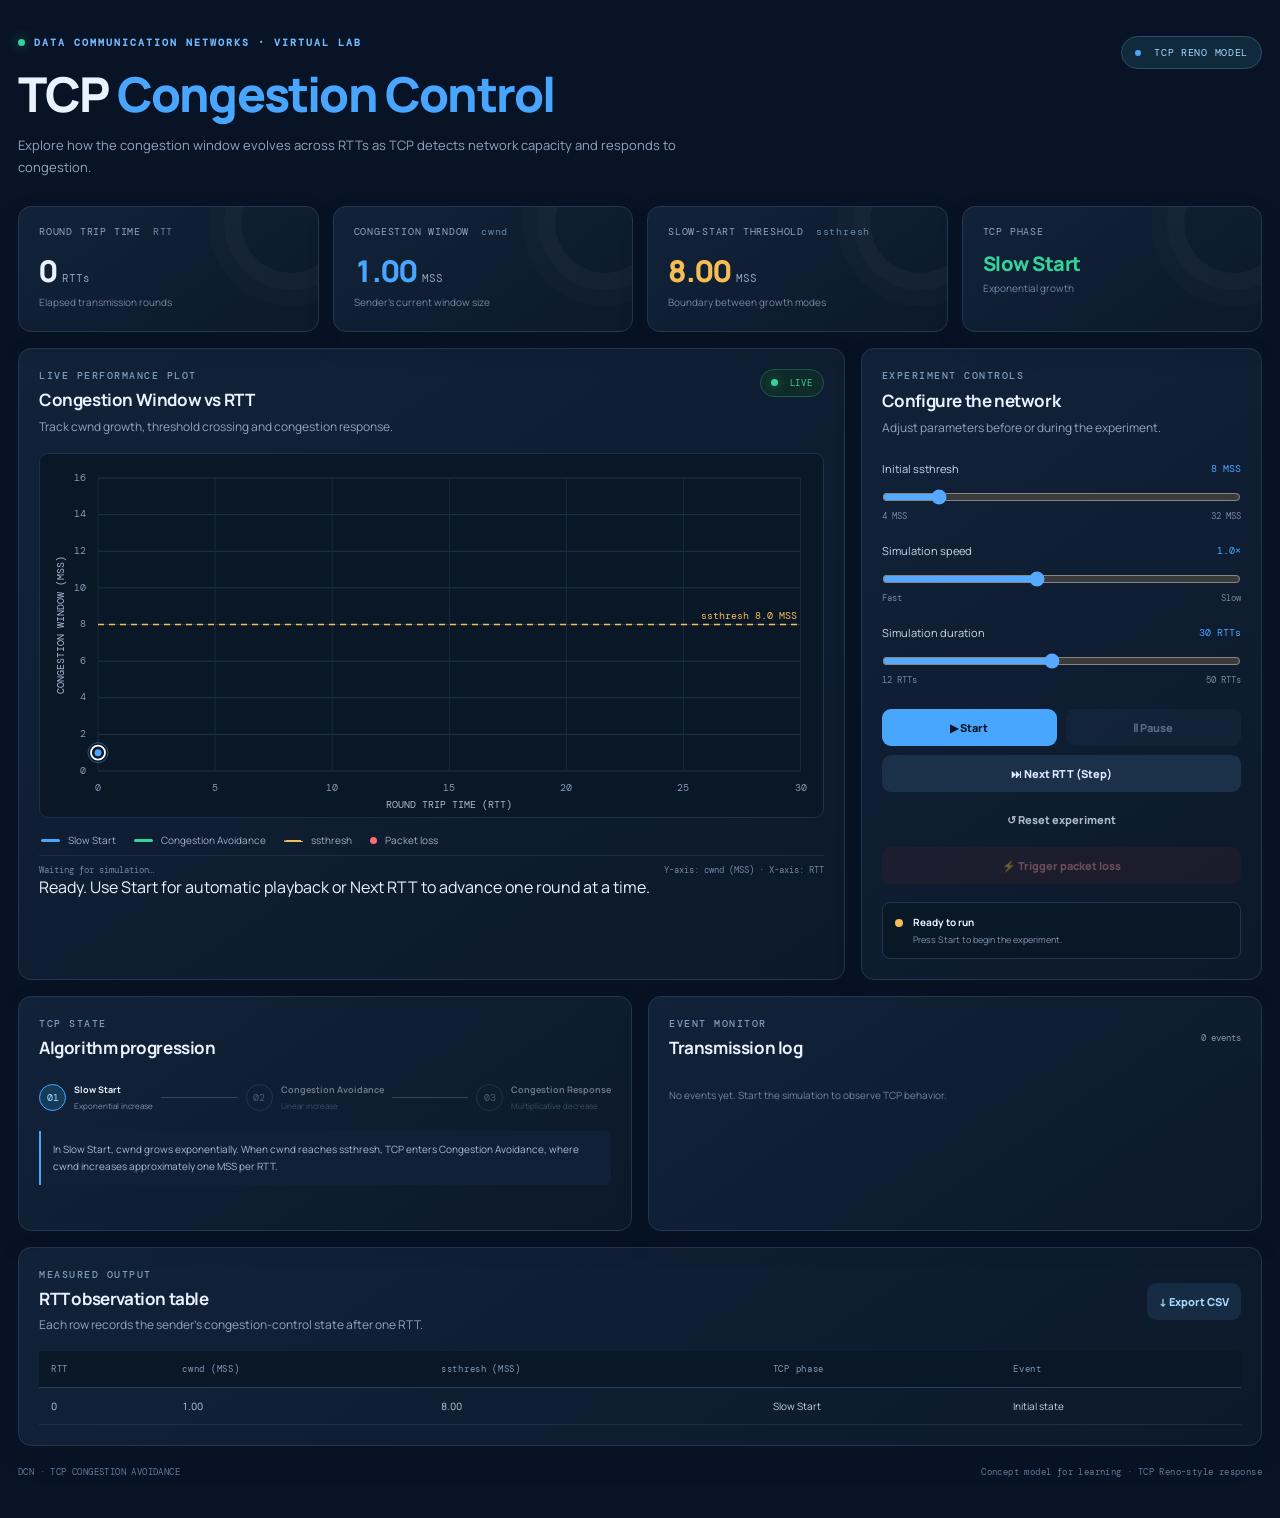
<file: congestion-avoidance.html>
<!DOCTYPE html>
<html lang="en">
<head>
  <meta charset="UTF-8">
  <meta name="viewport" content="width=device-width, initial-scale=1.0">
  <title>TCP Congestion Avoidance | Virtual Lab</title>
  <link rel="stylesheet" href="congestion-avoidance.css">
  <link rel="stylesheet" href="tcp-animation.css">
</head>

<body>
  <main class="lab-shell" id="congestion-avoidance">

    <header class="hero">
      <div>
        <div class="eyebrow">
          <span class="pulse-dot"></span>
          DATA COMMUNICATION NETWORKS · VIRTUAL LAB
        </div>
        <h1>TCP <span>Congestion Control</span></h1>
        <p class="hero-copy">
          Explore how the congestion window evolves across RTTs as TCP
          detects network capacity and responds to congestion.
        </p>
      </div>
      <div class="protocol-chip">
        <span class="chip-dot"></span> TCP RENO MODEL
      </div>
    </header>

    <!-- LIVE METRICS -->
    <section class="metric-grid">
      <article class="metric-card">
        <div class="metric-label">ROUND TRIP TIME <span>RTT</span></div>
        <div class="metric-value" id="ca-rtt">0 <small>RTTs</small></div>
        <div class="metric-foot">Elapsed transmission rounds</div>
      </article>

      <article class="metric-card accent-blue">
        <div class="metric-label">CONGESTION WINDOW <span>cwnd</span></div>
        <div class="metric-value" id="ca-cwnd">1.00 <small>MSS</small></div>
        <div class="metric-foot">Sender's current window size</div>
      </article>

      <article class="metric-card accent-amber">
        <div class="metric-label">SLOW-START THRESHOLD <span>ssthresh</span></div>
        <div class="metric-value" id="ca-threshold">8 <small>MSS</small></div>
        <div class="metric-foot">Boundary between growth modes</div>
      </article>

      <article class="metric-card accent-green">
        <div class="metric-label">TCP PHASE</div>
        <div class="metric-value phase-value" id="ca-phase">Slow Start</div>
        <div class="metric-foot" id="ca-phase-detail">Exponential growth</div>
      </article>
    </section>

    <!-- GRAPH AND CONTROLS -->
    <section class="workspace">

      <article class="panel graph-panel">
        <div class="panel-heading">
          <div>
            <div class="section-kicker">LIVE PERFORMANCE PLOT</div>
            <h2>Congestion Window vs RTT</h2>
            <p>Track cwnd growth, threshold crossing and congestion response.</p>
          </div>
          <div class="live-tag">
            <span class="pulse-dot"></span> LIVE
          </div>
        </div>

        <div class="chart-wrap">
          <canvas id="ca-graph"
                  aria-label="Live graph of congestion window versus RTT"></canvas>
          <div class="chart-tooltip" id="ca-tooltip" hidden></div>
        </div>

        <div class="chart-legend">
          <span><i class="legend-line slow"></i> Slow Start</span>
          <span><i class="legend-line avoid"></i> Congestion Avoidance</span>
          <span><i class="legend-line threshold"></i> ssthresh</span>
          <span><i class="legend-dot loss"></i> Packet loss</span>
        </div>

        <div class="chart-footer">
          <span id="ca-chart-note">Waiting for simulation…</span>
          <span>Y-axis: cwnd (MSS) · X-axis: RTT</span>
        </div>
        <div class="step-feedback" id="ca-step-feedback" aria-live="polite">Each step advances the simulation by exactly one RTT.</div>
      </article>

      <!-- CONTROL PANEL -->
      <aside class="panel control-panel">
        <div class="section-kicker">EXPERIMENT CONTROLS</div>
        <h2>Configure the network</h2>
        <p class="panel-intro">
          Adjust parameters before or during the experiment.
        </p>

        <div class="control-group">
          <div class="control-title">
            <label for="ca-ssthresh">Initial ssthresh</label>
            <output id="ca-ssthresh-value">8 MSS</output>
          </div>
          <input id="ca-ssthresh" type="range"
                 min="4" max="32" step="1" value="8">
          <div class="range-labels">
            <span>4 MSS</span><span>32 MSS</span>
          </div>
        </div>

        <div class="control-group">
          <div class="control-title">
            <label for="ca-speed">Simulation speed</label>
            <output id="ca-speed-value">1.0×</output>
          </div>
          <input id="ca-speed" type="range"
                 min="250" max="2000" step="250" value="1000">
          <div class="range-labels">
            <span>Fast</span><span>Slow</span>
          </div>
        </div>

        <div class="control-group">
          <div class="control-title">
            <label for="ca-max-rtt">Simulation duration</label>
            <output id="ca-max-rtt-value">30 RTTs</output>
          </div>
          <input id="ca-max-rtt" type="range"
                 min="12" max="50" step="2" value="30">
          <div class="range-labels">
            <span>12 RTTs</span><span>50 RTTs</span>
          </div>
        </div>

        <div class="button-stack">
          <div class="primary-actions">
            <button class="btn btn-primary" id="ca-start">▶ Start</button>
            <button class="btn btn-secondary" id="ca-pause" disabled>Ⅱ Pause</button>
          </div>

          <button class="btn btn-secondary" id="ca-step" type="button">⏭ Next RTT (Step)</button>

          <button class="btn btn-reset" id="ca-reset">
            ↺ Reset experiment
          </button>

          <button class="btn btn-loss" id="ca-loss">
            ⚡ Trigger packet loss
          </button>
        </div>

        <div class="status-box" aria-live="polite">
          <span class="status-indicator" id="ca-status-dot"></span>
          <div>
            <strong id="ca-status">Ready to run</strong>
            <small id="ca-status-sub">
              Press Start to begin the experiment.
            </small>
          </div>
        </div>
      </aside>
    </section>

    <!-- ALGORITHM AND EVENT MONITOR -->
    <section class="lower-grid">

      <article class="panel phase-panel">
        <div class="panel-heading compact">
          <div>
            <div class="section-kicker">TCP STATE</div>
            <h2>Algorithm progression</h2>
          </div>
        </div>

        <div class="phase-track">
          <div class="phase-step active" id="ca-step-slow">
            <span>01</span>
            <div>
              <b>Slow Start</b>
              <small>Exponential increase</small>
            </div>
          </div>

          <div class="phase-connector"></div>

          <div class="phase-step" id="ca-step-avoid">
            <span>02</span>
            <div>
              <b>Congestion Avoidance</b>
              <small>Linear increase</small>
            </div>
          </div>

          <div class="phase-connector"></div>

          <div class="phase-step" id="ca-step-loss">
            <span>03</span>
            <div>
              <b>Congestion Response</b>
              <small>Multiplicative decrease</small>
            </div>
          </div>
        </div>

        <div class="explanation" id="ca-explanation">
          In Slow Start, cwnd grows exponentially. When cwnd reaches
          ssthresh, TCP enters Congestion Avoidance, where cwnd increases
          approximately one MSS per RTT.
        </div>
      </article>

      <article class="panel event-panel">
        <div class="panel-heading compact">
          <div>
            <div class="section-kicker">EVENT MONITOR</div>
            <h2>Transmission log</h2>
          </div>
          <span class="event-count" id="ca-event-count">0 events</span>
        </div>

        <div class="event-log" id="ca-event-log" aria-live="polite">
          <div class="empty-log">
            No events yet. Start the simulation to observe TCP behavior.
          </div>
        </div>
      </article>

    </section>

    <!-- OBSERVATION TABLE -->
    <section class="panel data-panel">
      <div class="panel-heading compact">
        <div>
          <div class="section-kicker">MEASURED OUTPUT</div>
          <h2>RTT observation table</h2>
          <p>
            Each row records the sender's congestion-control state after one RTT.
          </p>
        </div>

        <button class="btn btn-export" id="ca-export">
          ↓ Export CSV
        </button>
      </div>

      <div class="table-scroll">
        <table>
          <thead>
            <tr>
              <th>RTT</th>
              <th>cwnd (MSS)</th>
              <th>ssthresh (MSS)</th>
              <th>TCP phase</th>
              <th>Event</th>
            </tr>
          </thead>
          <tbody id="ca-table-body">
            <tr class="empty-row">
              <td colspan="5">No observations recorded yet.</td>
            </tr>
          </tbody>
        </table>
      </div>
    </section>

    <footer class="lab-footer">
      <span>DCN · TCP CONGESTION AVOIDANCE</span>
      <span>Concept model for learning · TCP Reno-style response</span>
    </footer>

  </main>

  <script src="congestion-avoidance.js"></script>
  <script src="tcp-animation.js"></script>
</body>
</html>
</file>
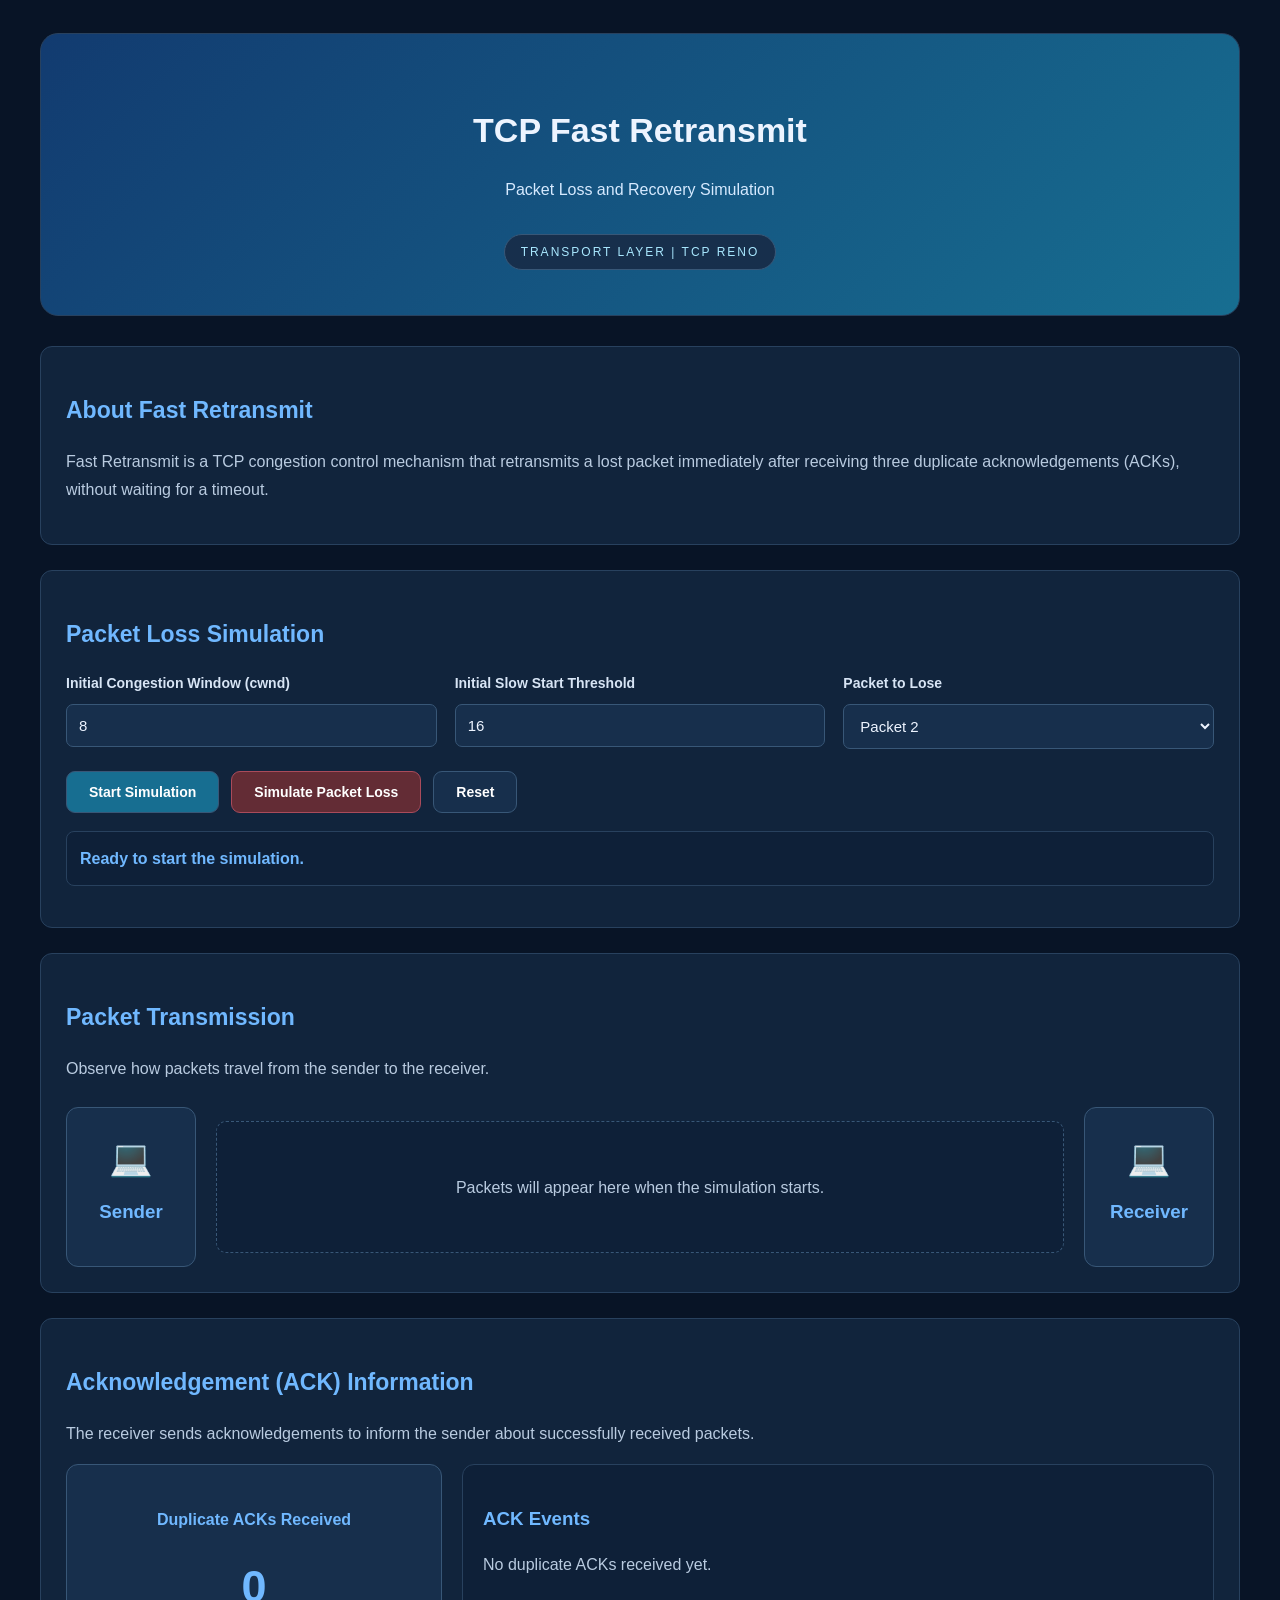
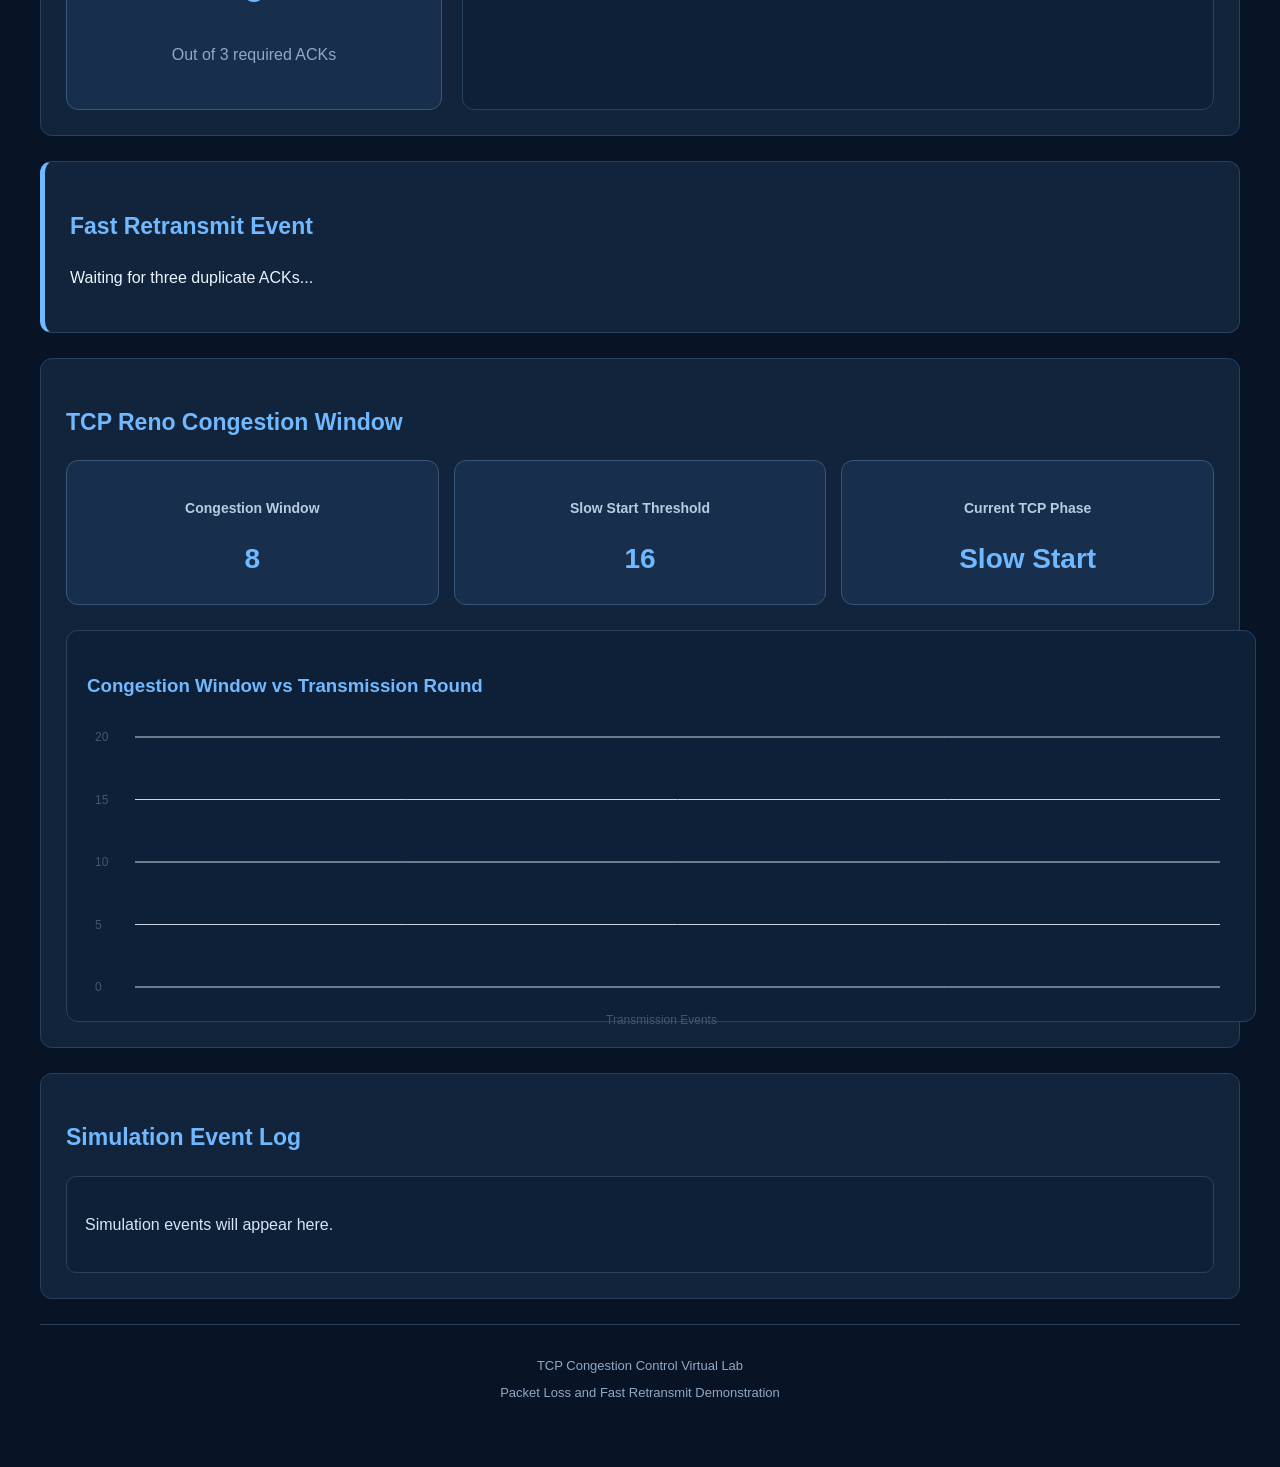
<file: fast-retransmit.html>
<!DOCTYPE html>
<html lang="en">

<head>
    <meta charset="UTF-8">
    <meta name="viewport" content="width=device-width, initial-scale=1.0">

    <title>TCP Fast Retransmit Virtual Lab</title>

    <link rel="stylesheet" href="fast-retransmit.css">
    <script src="fast-retransmit.js" defer></script>
</head>

<body>

    <!-- MAIN CONTAINER -->
    <div class="container">

        <!-- HEADER -->
        <header class="header">
            <h1>TCP Fast Retransmit</h1>
            <p>Packet Loss and Recovery Simulation</p>
            <span class="layer-tag">TRANSPORT LAYER | TCP RENO</span>
        </header>


        <!-- INTRODUCTION -->
        <section class="intro">
            <h2>About Fast Retransmit</h2>

            <p>
                Fast Retransmit is a TCP congestion control mechanism
                that retransmits a lost packet immediately after
                receiving three duplicate acknowledgements (ACKs),
                without waiting for a timeout.
            </p>
        </section>


        <!-- SIMULATION CONTROLS -->
        <section class="simulation">

            <h2>Packet Loss Simulation</h2>

            <div class="controls">

                <div class="input-group">
                    <label for="initialCwnd">
                        Initial Congestion Window (cwnd)
                    </label>

                    <input
                        type="number"
                        id="initialCwnd"
                        value="8"
                        min="4"
                        max="20">
                </div>


                <div class="input-group">
                    <label for="initialSsthresh">
                        Initial Slow Start Threshold
                    </label>

                    <input
                        type="number"
                        id="initialSsthresh"
                        value="16"
                        min="2"
                        max="100">
                </div>


                <div class="input-group">
                    <label for="lostPacket">
                        Packet to Lose
                    </label>

                    <select id="lostPacket">
                        <option value="2">Packet 2</option>
                        <option value="3">Packet 3</option>
                        <option value="4">Packet 4</option>
                        <option value="5">Packet 5</option>
                    </select>
                </div>

            </div>


            <!-- BUTTONS -->
            <div class="buttons">

                <button id="startSimulation">
                    Start Simulation
                </button>

                <button id="simulateLoss">
                    Simulate Packet Loss
                </button>

                <button id="resetSimulation">
                    Reset
                </button>

            </div>

            <p id="simulationStatus" aria-live="polite">
                Ready to start the simulation.
            </p>

        </section>


        <!-- PACKET TRANSMISSION -->
        <section class="packet-section">

            <h2>Packet Transmission</h2>

            <p>
                Observe how packets travel from the sender
                to the receiver.
            </p>

            <div class="network">

                <div class="network-node">
                    <span>💻</span>
                    <h3>Sender</h3>
                </div>

                <div class="packet-area">

                    <div id="packetContainer"
                         class="packet-container"
                         aria-live="polite">

                        <p>Packets will appear here when the simulation starts.</p>

                    </div>

                </div>

                <div class="network-node">
                    <span>💻</span>
                    <h3>Receiver</h3>
                </div>

            </div>

        </section>


        <!-- ACK INFORMATION -->
        <section class="ack-section">

            <h2>Acknowledgement (ACK) Information</h2>

            <p>
                The receiver sends acknowledgements to inform
                the sender about successfully received packets.
            </p>

            <div class="ack-display">

                <div class="ack-counter">
                    <h3>Duplicate ACKs Received</h3>

                    <span id="duplicateAckCount">0</span>

                    <p>Out of 3 required ACKs</p>
                </div>


                <div class="ack-list">

                    <h3>ACK Events</h3>

                    <div id="ackContainer"
                         aria-live="polite">

                        <p>No duplicate ACKs received yet.</p>

                    </div>

                </div>

            </div>

        </section>


        <!-- FAST RETRANSMIT -->
        <section class="retransmit-section">

            <h2>Fast Retransmit Event</h2>

            <div id="retransmitStatus"
                 aria-live="polite">

                <p>
                    Waiting for three duplicate ACKs...
                </p>

            </div>

        </section>


        <!-- CONGESTION WINDOW -->
        <section class="congestion-section">

            <h2>TCP Reno Congestion Window</h2>

            <div class="metrics">

                <div class="metric-card">
                    <h3>Congestion Window</h3>
                    <span id="cwndValue">8</span>
                </div>

                <div class="metric-card">
                    <h3>Slow Start Threshold</h3>
                    <span id="ssthreshValue">16</span>
                </div>

                <div class="metric-card">
                    <h3>Current TCP Phase</h3>
                    <span id="tcpPhase">Slow Start</span>
                </div>

            </div>

            <div class="chart-container">

                <h3>Congestion Window vs Transmission Round</h3>

                <canvas
                    id="congestionChart"
                    aria-label="Graph of congestion window against transmission round">
                </canvas>

            </div>

        </section>


        <!-- EVENT LOG -->
        <section class="log-section">

            <h2>Simulation Event Log</h2>

            <div id="eventLog"
                 aria-live="polite">

                <p>Simulation events will appear here.</p>

            </div>

        </section>


        <!-- FOOTER -->
        <footer class="footer">

            <p>
                TCP Congestion Control Virtual Lab
            </p>

            <p>
                Packet Loss and Fast Retransmit Demonstration
            </p>

        </footer>

    </div>

</body>

</html>
</file>
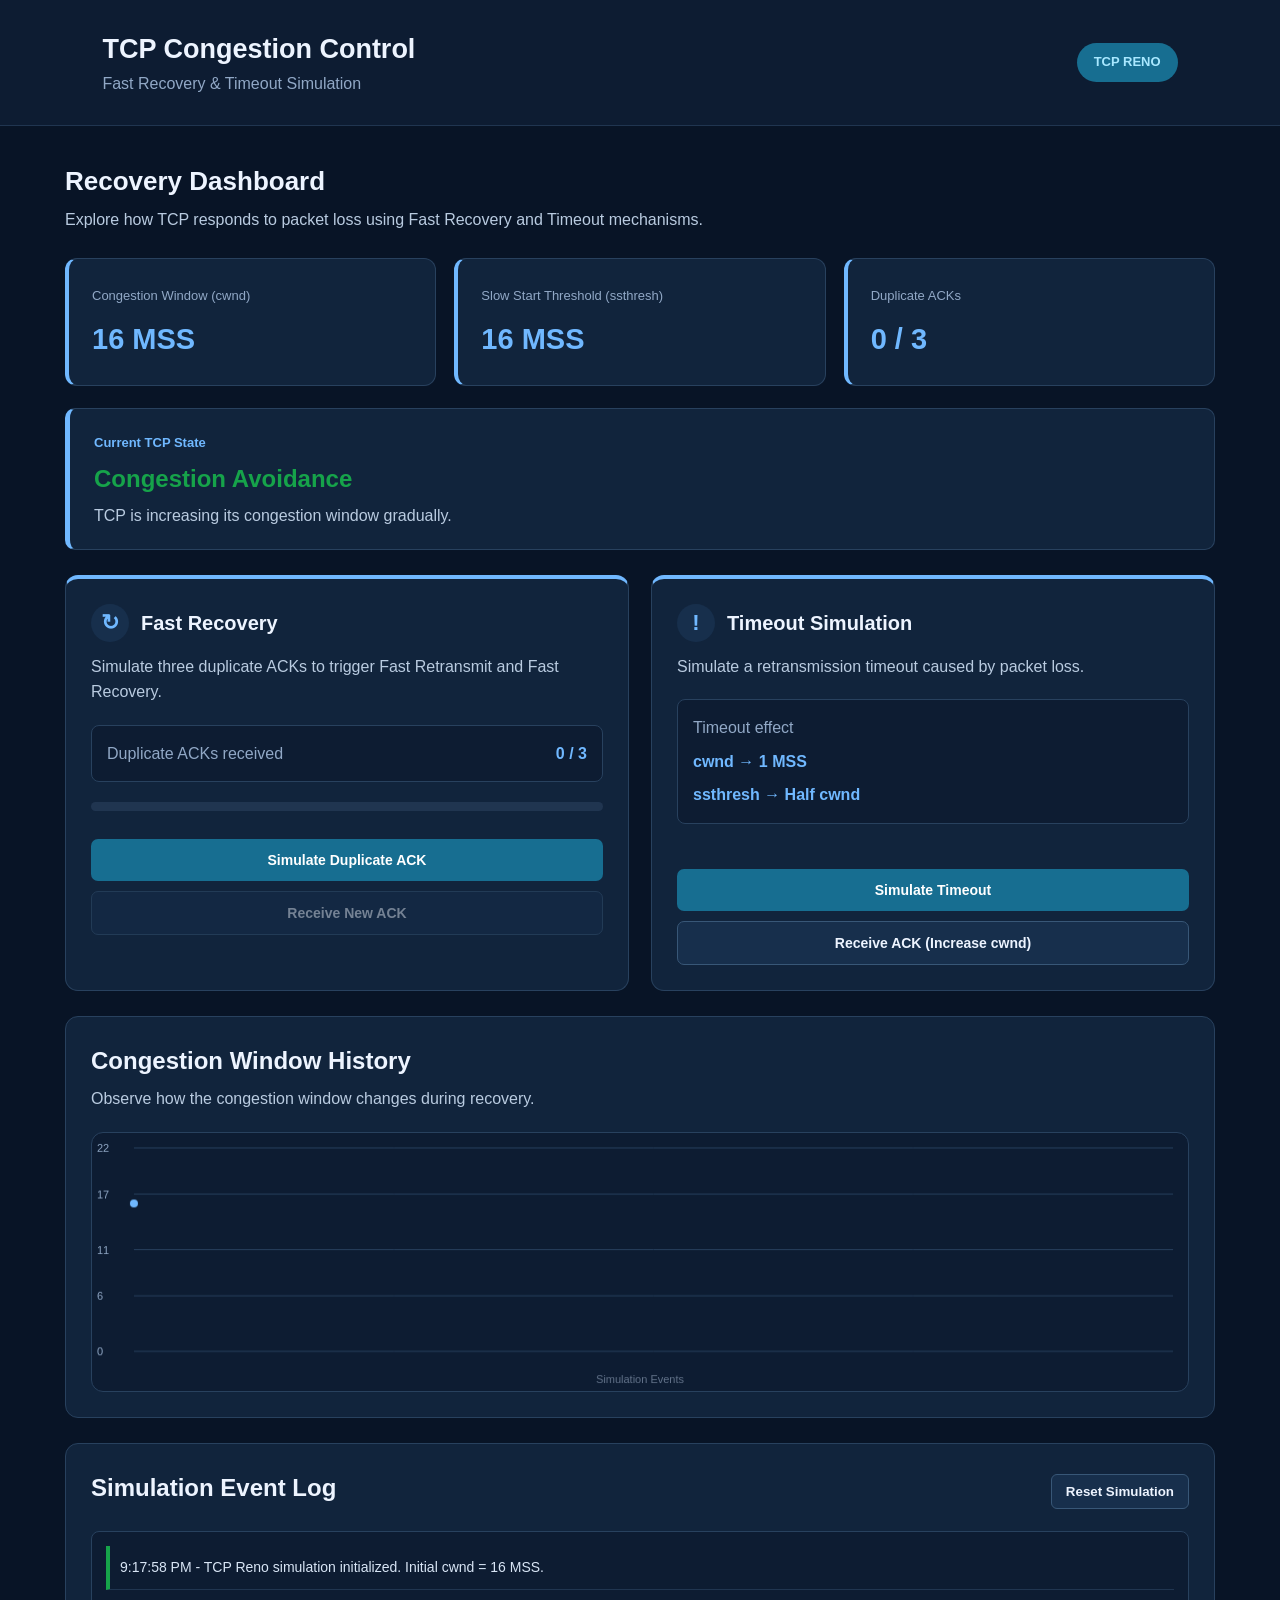
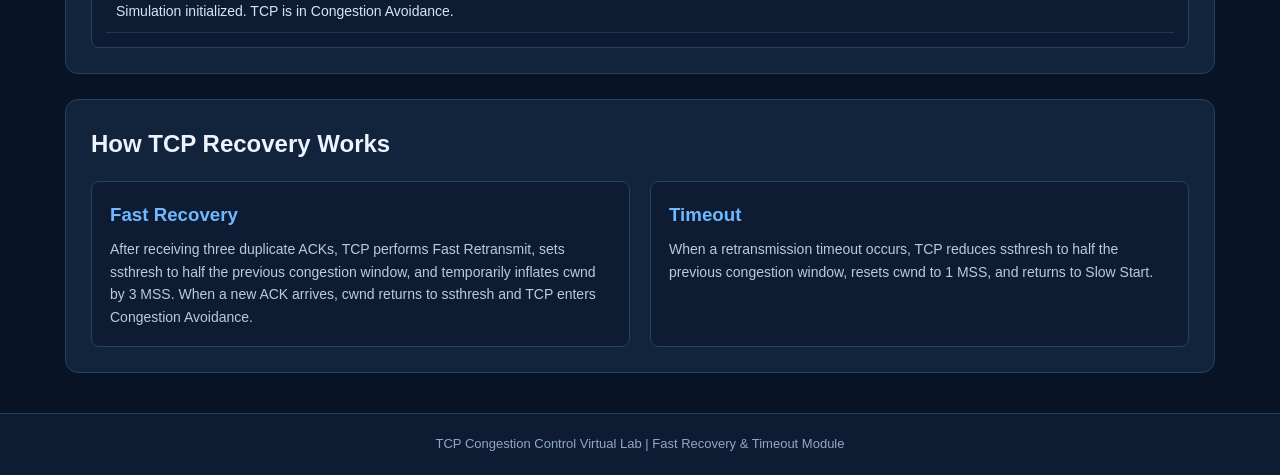
<file: recovery.html>
<!DOCTYPE html>
<html lang="en">
<head>
    <meta charset="UTF-8">
    <meta name="viewport" content="width=device-width, initial-scale=1.0">
    <title>TCP Fast Recovery & Timeout Simulator</title>
    <link rel="stylesheet" href="recovery.css">
</head>
<body>

    <header class="header">
        <div>
            <h1>TCP Congestion Control</h1>
            <p>Fast Recovery & Timeout Simulation</p>
        </div>
        <span class="protocol">TCP RENO</span>
    </header>

    <main class="container">

        <section class="intro">
            <h2>Recovery Dashboard</h2>
            <p>Explore how TCP responds to packet loss using Fast Recovery and Timeout mechanisms.</p>
        </section>

        <section class="stats">
            <div class="stat-card blue">
                <span>Congestion Window (cwnd)</span>
                <h2 id="cwnd">16 MSS</h2>
            </div>

            <div class="stat-card green">
                <span>Slow Start Threshold (ssthresh)</span>
                <h2 id="ssthresh">16 MSS</h2>
            </div>

            <div class="stat-card purple">
                <span>Duplicate ACKs</span>
                <h2 id="duplicateAcks">0 / 3</h2>
            </div>
        </section>

        <section class="state-panel">
            <span>Current TCP State</span>
            <h2 id="tcpState">Congestion Avoidance</h2>
            <p id="stateDescription">TCP is increasing its congestion window gradually.</p>
        </section>

        <section class="simulation-grid">

            <div class="simulation-card fast-card">
                <div class="card-heading">
                    <span class="event-icon">↻</span>
                    <h2>Fast Recovery</h2>
                </div>
                <p>Simulate three duplicate ACKs to trigger Fast Retransmit and Fast Recovery.</p>

                <div class="ack-display">
                    <span>Duplicate ACKs received</span>
                    <strong id="ackCount">0 / 3</strong>
                </div>

                <div class="progress-track">
                    <div id="ackProgress" class="progress-fill"></div>
                </div>

                <button id="duplicateBtn" class="btn btn-fast">
                    Simulate Duplicate ACK
                </button>

                <button id="newAckBtn" class="btn btn-secondary" disabled>
                    Receive New ACK
                </button>
            </div>

            <div class="simulation-card timeout-card">
                <div class="card-heading">
                    <span class="event-icon">!</span>
                    <h2>Timeout Simulation</h2>
                </div>
                <p>Simulate a retransmission timeout caused by packet loss.</p>

                <div class="timeout-info">
                    <span>Timeout effect</span>
                    <strong>cwnd → 1 MSS</strong>
                    <strong>ssthresh → Half cwnd</strong>
                </div>

                <button id="timeoutBtn" class="btn btn-timeout">
                    Simulate Timeout
                </button>
            </div>

        </section>

        <section class="graph-card">
            <h2>Congestion Window History</h2>
            <p>Observe how the congestion window changes during recovery.</p>
            <div class="chart-container">
                <canvas id="cwndChart"></canvas>
            </div>
        </section>

        <section class="event-card">
            <div class="event-header">
                <h2>Simulation Event Log</h2>
                <button id="resetBtn" class="reset-btn">Reset Simulation</button>
            </div>
            <div id="eventLog" class="event-log">
                <p class="log-entry">Simulation initialized. TCP is in Congestion Avoidance.</p>
            </div>
        </section>

        <section class="explanation">
            <h2>How TCP Recovery Works</h2>

            <div class="explanation-grid">
                <div>
                    <h3>Fast Recovery</h3>
                    <p>After receiving three duplicate ACKs, TCP performs Fast Retransmit, sets ssthresh to half the previous congestion window, and temporarily inflates cwnd by 3 MSS. When a new ACK arrives, cwnd returns to ssthresh and TCP enters Congestion Avoidance.</p>
                </div>

                <div>
                    <h3>Timeout</h3>
                    <p>When a retransmission timeout occurs, TCP reduces ssthresh to half the previous congestion window, resets cwnd to 1 MSS, and returns to Slow Start.</p>
                </div>
            </div>
        </section>

    </main>

    <footer>
        <p>TCP Congestion Control Virtual Lab | Fast Recovery & Timeout Module</p>
    </footer>

    <script src="recovery.js"></script>
</body>
</html>
</file>
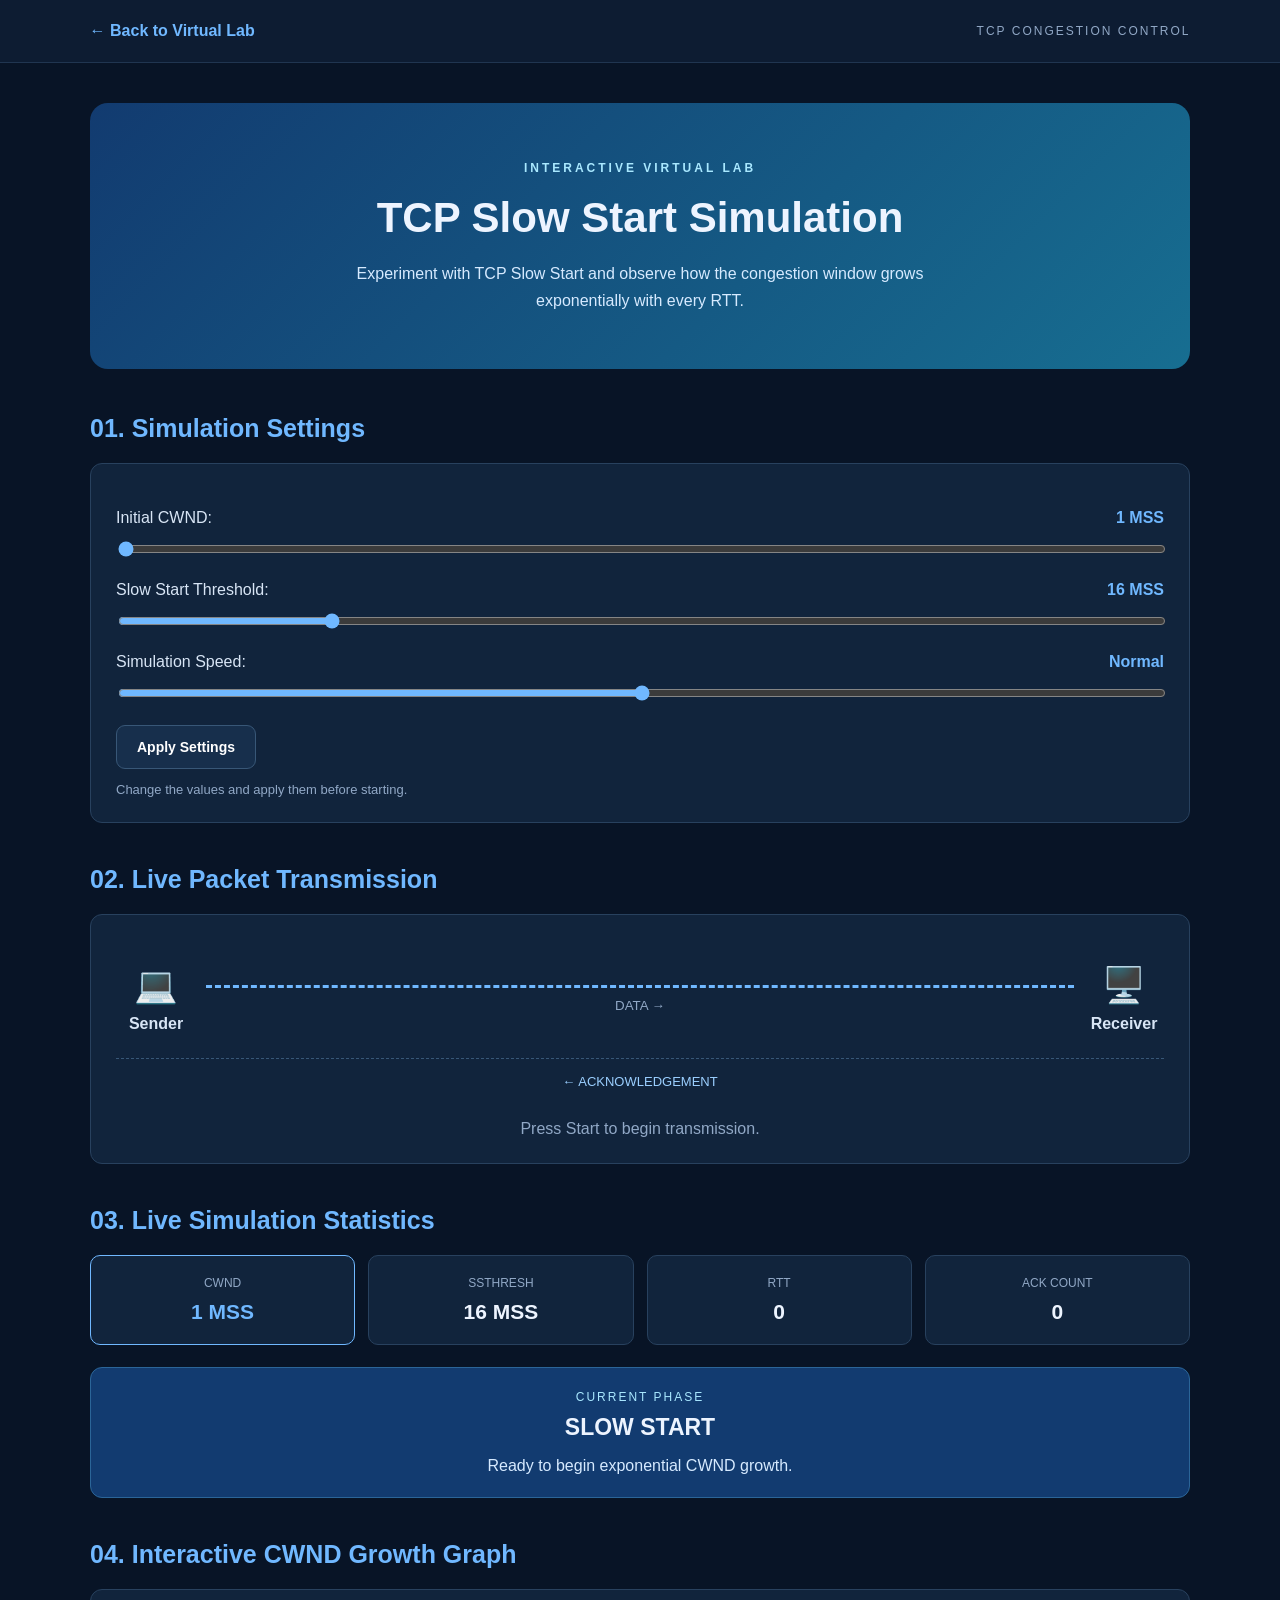
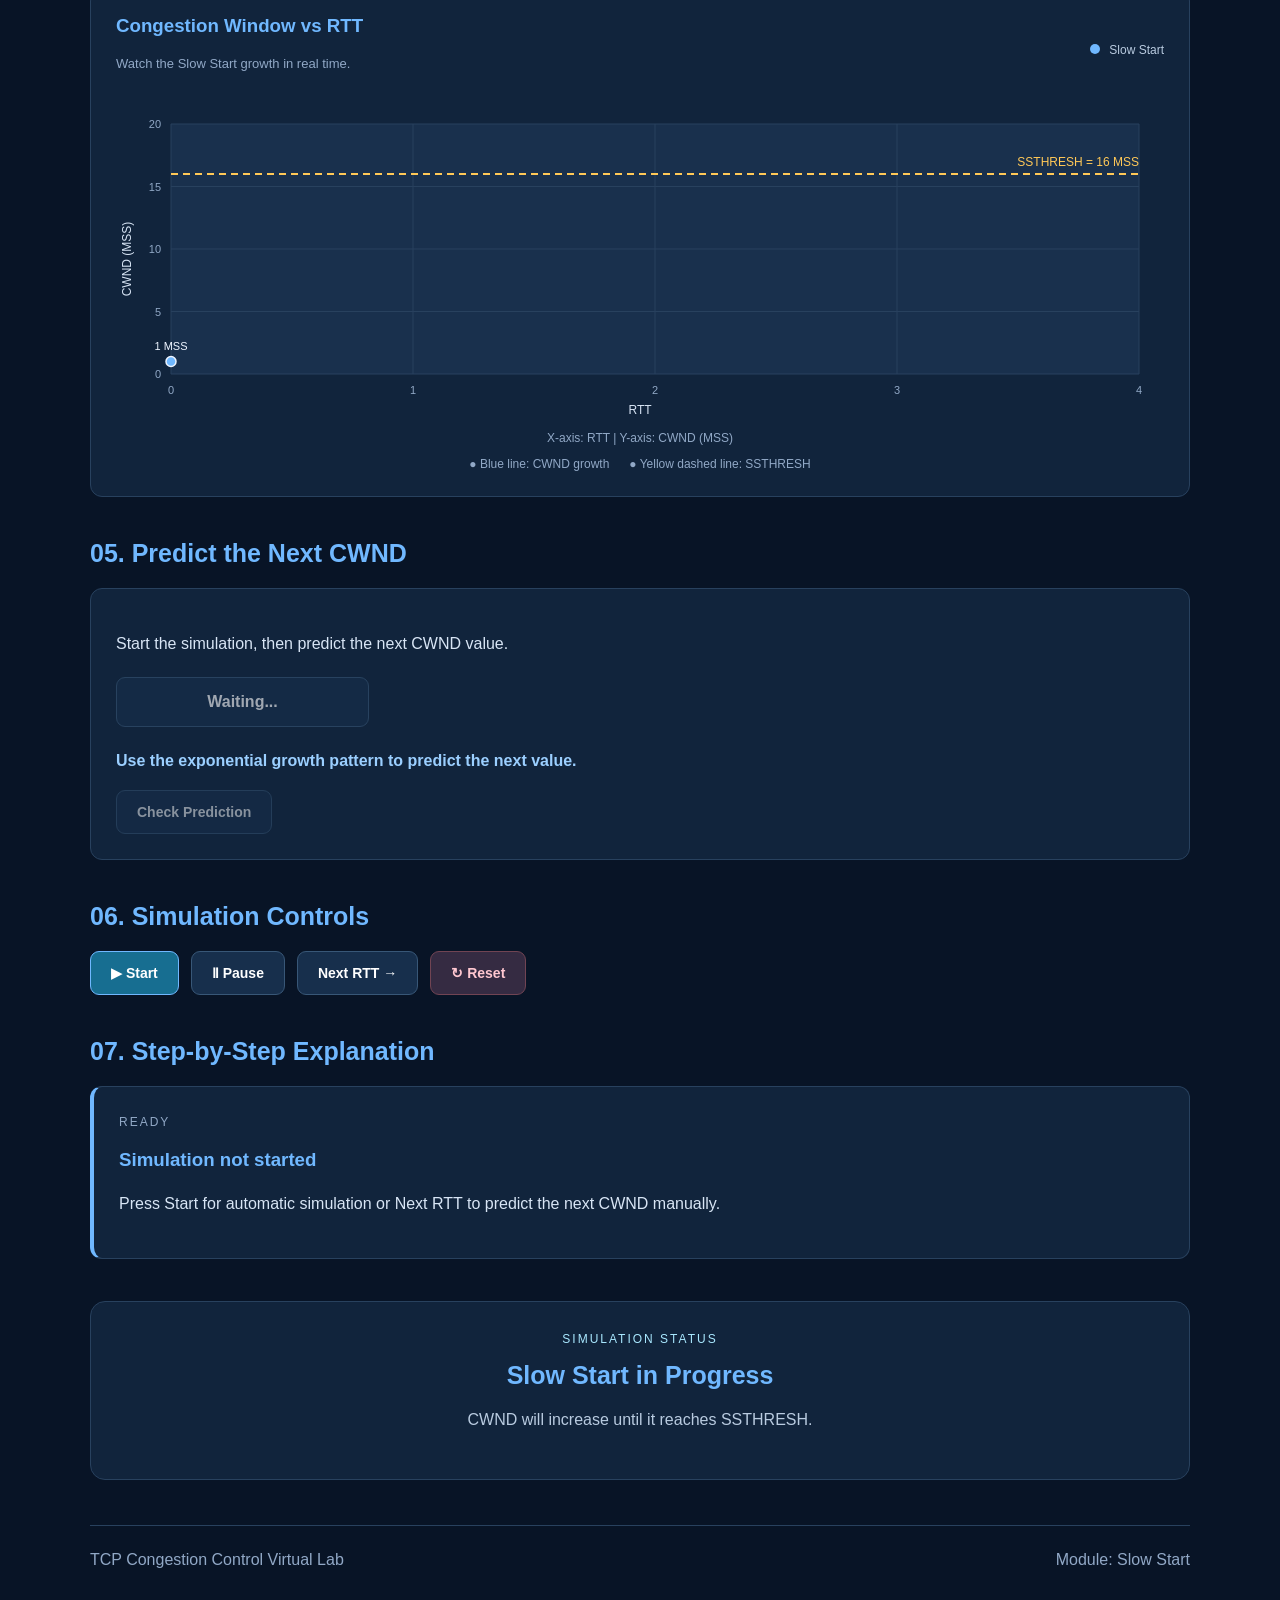
<file: slow-start.html>
<!DOCTYPE html>
<html lang="en">
<head>
    <meta charset="UTF-8">
    <meta name="viewport" content="width=device-width, initial-scale=1.0">
    <title>TCP Slow Start Virtual Lab</title>
    <link rel="stylesheet" href="slow-start.css">
</head>
<body>

<header class="theory-header">
    <a href="index.html" class="back-link">← Back to Virtual Lab</a>
    <span class="header-label">TCP CONGESTION CONTROL</span>
</header>

<main class="theory-container">

    <section class="hero">
        <span class="tag">INTERACTIVE VIRTUAL LAB</span>
        <h1>TCP Slow Start Simulation</h1>
        <p>
            Experiment with TCP Slow Start and observe how the
            congestion window grows exponentially with every RTT.
        </p>
    </section>

    <section class="content-section">
        <h2>01. Simulation Settings</h2>

        <div class="settings-panel">
            <div class="setting">
                <label>
                    Initial CWND:
                    <strong id="initialValue">1 MSS</strong>
                </label>
                <input type="range" id="initialCwnd"
                       min="1" max="4" value="1">
            </div>

            <div class="setting">
                <label>
                    Slow Start Threshold:
                    <strong id="thresholdValue">16 MSS</strong>
                </label>
                <input type="range" id="threshold"
                       min="4" max="64" step="4" value="16">
            </div>

            <div class="setting">
                <label>
                    Simulation Speed:
                    <strong id="speedValue">Normal</strong>
                </label>
                <input type="range" id="speed"
                       min="1" max="3" value="2">
            </div>

            <button class="secondary-button" id="applySettings">
                Apply Settings
            </button>
            <p class="setting-note" id="settingsMessage">
                Change the values and apply them before starting.
            </p>
        </div>
    </section>

    <section class="content-section">
        <h2>02. Live Packet Transmission</h2>

        <div class="network-panel">
            <div class="network-flow">

                <div class="network-node">
                    <span>💻</span>
                    <strong>Sender</strong>
                </div>

                <div class="packet-track">
                    <div class="flow-line"></div>
                    <div class="packet" id="dataPacket">●</div>
                    <small>DATA →</small>
                </div>

                <div class="network-node">
                    <span>🖥️</span>
                    <strong>Receiver</strong>
                </div>

            </div>

            <div class="ack-track">
                <span>← ACKNOWLEDGEMENT</span>
                <div class="ack-packet" id="ackPacket">●</div>
            </div>

            <p class="network-message" id="networkMessage">
                Press Start to begin transmission.
            </p>
        </div>
    </section>

    <section class="content-section">
        <h2>03. Live Simulation Statistics</h2>

        <div class="stats-grid">

            <div class="stat-card active-stat">
                <span>CWND</span>
                <strong id="cwndStat">1 MSS</strong>
            </div>

            <div class="stat-card">
                <span>SSTHRESH</span>
                <strong id="ssthreshStat">16 MSS</strong>
            </div>

            <div class="stat-card">
                <span>RTT</span>
                <strong id="rttStat">0</strong>
            </div>

            <div class="stat-card">
                <span>ACK COUNT</span>
                <strong id="ackStat">0</strong>
            </div>

        </div>

        <div class="phase-status" id="phaseStatusBox">
            <span>CURRENT PHASE</span>
            <strong id="phaseStatus">SLOW START</strong>
            <p id="phaseMessage">
                Ready to begin exponential CWND growth.
            </p>
        </div>
    </section>

    <section class="content-section">
        <h2>04. Interactive CWND Growth Graph</h2>

        <div class="graph-panel">

            <div class="graph-heading">
                <div>
                    <h3>Congestion Window vs RTT</h3>
                    <p>Watch the Slow Start growth in real time.</p>
                </div>

                <span class="graph-legend">
                    <i></i> Slow Start
                </span>
            </div>

            <canvas id="cwndGraph"></canvas>

            <p class="graph-note">
                X-axis: RTT | Y-axis: CWND (MSS)
            </p>

            <div class="graph-caption">
                <span>● Blue line: CWND growth</span>
                <span>● Yellow dashed line: SSTHRESH</span>
            </div>

        </div>
    </section>

    <section class="content-section">
        <h2>05. Predict the Next CWND</h2>

        <div class="prediction-panel">
            <p id="predictionQuestion">
                Start the simulation, then predict the next CWND value.
            </p>

            <div class="prediction-options" id="predictionOptions">
                <button class="prediction-option" disabled>Waiting...</button>
            </div>

            <p class="prediction-feedback" id="predictionFeedback">
                Use the exponential growth pattern to predict the next value.
            </p>

            <button class="secondary-button" id="checkPrediction" disabled>
                Check Prediction
            </button>
        </div>
    </section>

    <section class="content-section">
        <h2>06. Simulation Controls</h2>

        <div class="simulation-controls">
            <button class="primary-button" id="startBtn">
                ▶ Start
            </button>

            <button class="secondary-button" id="pauseBtn">
                Ⅱ Pause
            </button>

            <button class="secondary-button" id="stepBtn">
                Next RTT →
            </button>

            <button class="reset-button" id="resetBtn">
                ↻ Reset
            </button>
        </div>
    </section>

    <section class="content-section">
        <h2>07. Step-by-Step Explanation</h2>

        <div class="explanation-box">
            <span id="stepLabel">READY</span>
            <h3 id="stepTitle">Simulation not started</h3>
            <p id="stepExplanation">
                Press Start for automatic simulation or Next RTT
                to predict the next congestion window manually.
            </p>
        </div>
    </section>

    <section class="content-section">
        <div class="completion-panel" id="completionPanel">
            <span>SIMULATION STATUS</span>
            <h2 id="completionTitle">Slow Start in Progress</h2>
            <p id="completionMessage">
                CWND will increase until it reaches SSTHRESH.
            </p>
        </div>
    </section>

    <footer class="theory-footer">
        <span>TCP Congestion Control Virtual Lab</span>
        <span>Module: Slow Start</span>
    </footer>

</main>

<script src="slow-start.js"></script>
</body> 
</html>
</file>
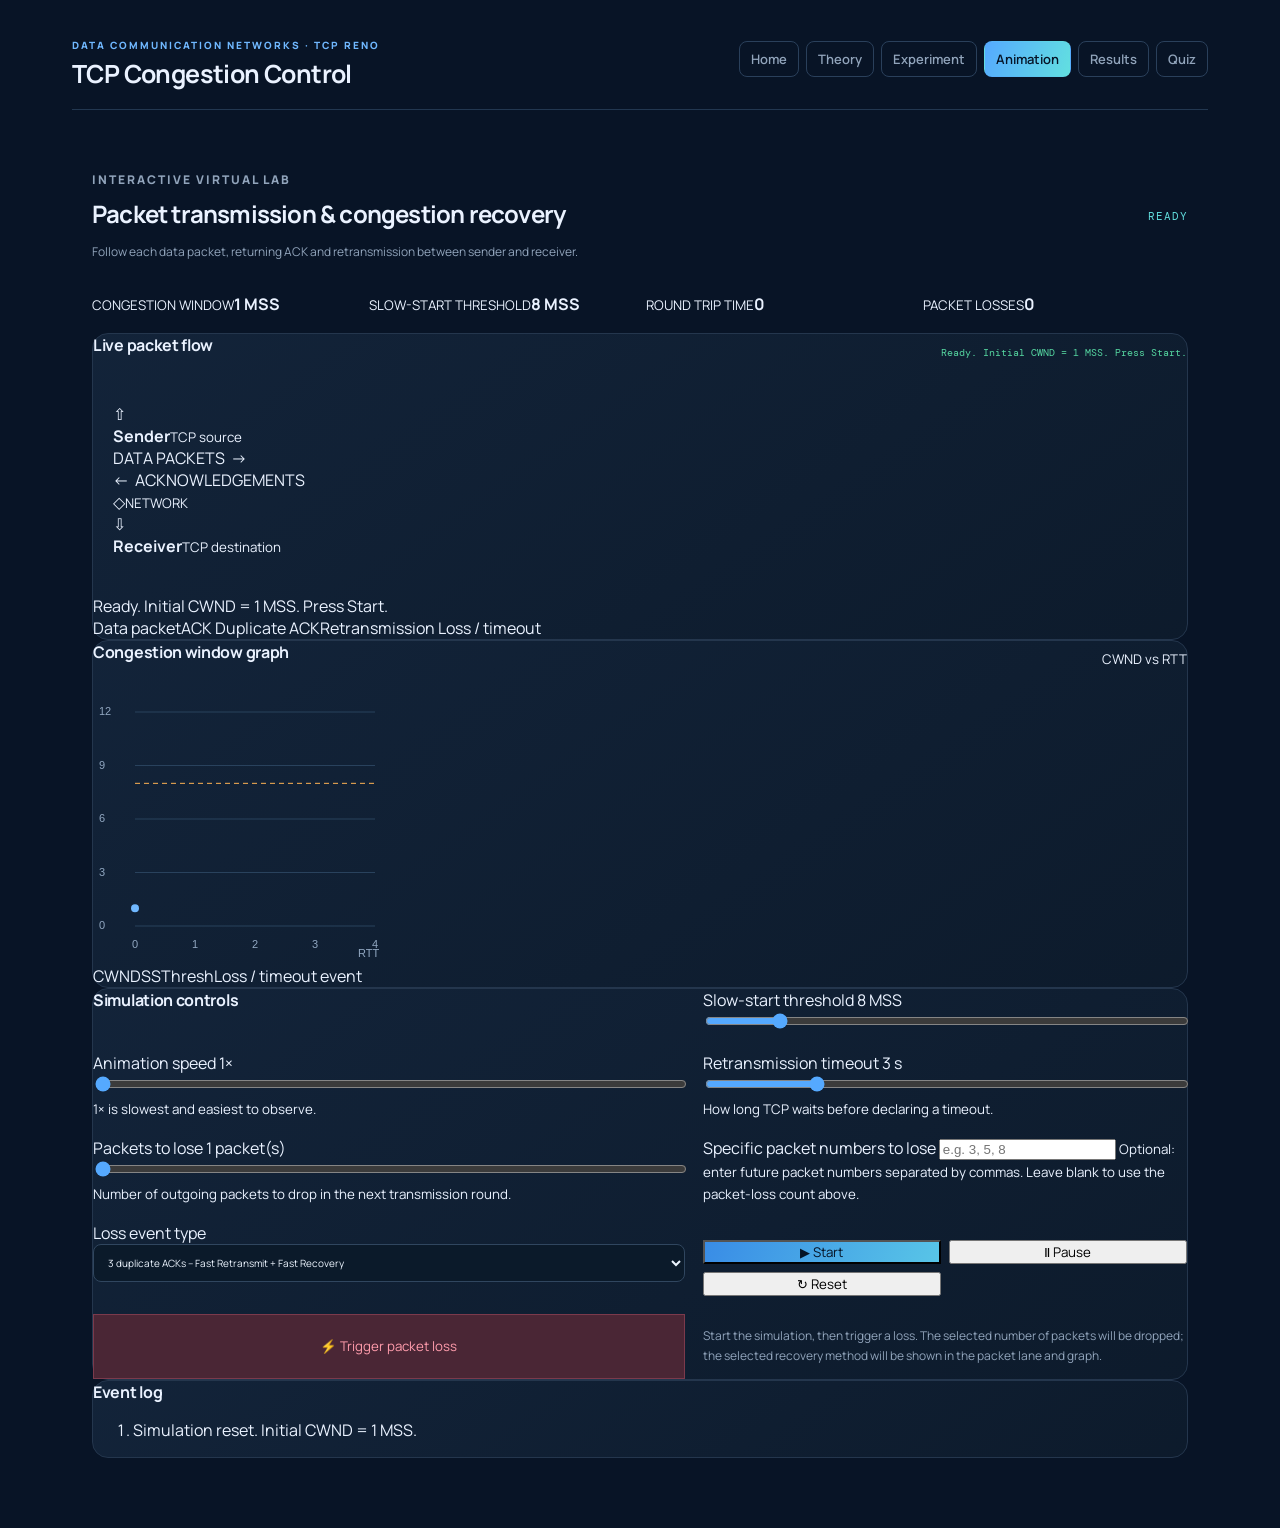
<file: tcp-animation.html>
<!DOCTYPE html>
<html lang="en">
<head>
  <meta charset="UTF-8">
  <meta name="viewport" content="width=device-width, initial-scale=1.0">
  <title>TCP Congestion Control – Virtual Lab</title>
  <link rel="stylesheet" href="tcp-animation.css">
</head>
<body>
  <main class="lab">
    <header class="topbar">
      <div><p class="eyebrow">DATA COMMUNICATION NETWORKS · TCP RENO</p><h1>TCP Congestion Control</h1></div>
      
<nav class="tabs" aria-label="Main navigation">
  <a href="index.html#home">Home</a>
  <a href="index.html#theory">Theory</a>
  <a href="index.html#experiment">Experiment</a>
  <a class="active" href="tcp-animation.html">Animation</a>
  <a href="index.html#results">Results</a>
  <a href="index.html#quiz">Quiz</a>
</nav>

    </header>

    <section id="animation" class="panel">
      <div class="heading-row">
        <div><p class="eyebrow">INTERACTIVE VIRTUAL LAB</p><h2>Packet transmission & congestion recovery</h2>
        <p class="muted">Follow each data packet, returning ACK and retransmission between sender and receiver.</p></div>
        <span id="phaseBadge" class="badge">READY</span>
      </div>

      <div class="stats">
        <article><small>CONGESTION WINDOW</small><strong><span id="cwndValue">1</span> MSS</strong></article>
        <article><small>SLOW-START THRESHOLD</small><strong><span id="ssthreshValue">8</span> MSS</strong></article>
        <article><small>ROUND TRIP TIME</small><strong id="rttValue">0</strong></article>
        <article><small>PACKET LOSSES</small><strong id="lossValue">0</strong></article>
      </div>

      <section class="card network-card">
        <div class="network-head"><h3>Live packet flow</h3><span id="flowStatus">Waiting to start</span></div>
        <div class="network" id="network">
          <div class="endpoint sender"><div class="device-icon">⇧</div><b>Sender</b><small>TCP source</small></div>
          <div class="lane">
            <div class="lane-label">DATA PACKETS&nbsp; →</div>
            <div class="track" id="dataTrack"></div>
            <div class="lane-label ack-label">← &nbsp;ACKNOWLEDGEMENTS</div>
            <div class="track ack-track" id="ackTrack"></div>
            <div class="router"><span>◇</span><small>NETWORK</small></div>
          </div>
          <div class="endpoint receiver"><div class="device-icon">⇩</div><b>Receiver</b><small>TCP destination</small></div>
        </div>
        <div class="event-message" id="eventMessage" aria-live="polite">Press Start to begin packet transmission.</div>
        <div class="block-key">
          <span><i class="key data"></i>Data packet</span><span><i class="key ack"></i>ACK</span>
          <span><i class="key duplicate"></i>Duplicate ACK</span><span><i class="key retransmit"></i>Retransmission</span>
          <span><i class="key loss"></i>Loss / timeout</span>
        </div>
      </section>

      <div class="lower-grid">
        <section class="card graph-card">
          <div class="network-head"><h3>Congestion window graph</h3><small>CWND vs RTT</small></div>
          <canvas id="cwndGraph" height="270" aria-label="Congestion window graph"></canvas>
          <div class="legend"><span><i class="dot blue"></i>CWND</span><span><i class="dot orange"></i>SSThresh</span><span><i class="dot red"></i>Loss / timeout event</span></div>
        </section>
        <section class="card controls">
          <h3>Simulation controls</h3>
          <label>Slow-start threshold <output id="thresholdOut">8 MSS</output>
            <input id="initialThreshold" type="range" min="4" max="32" step="1" value="8">
          </label>
          <label>Animation speed <output id="speedOut">1×</output>
            <input id="speed" type="range" min="1" max="3" step="1" value="1">
            <small class="field-note">1× is slowest and easiest to observe.</small>
          </label>
          <label>Retransmission timeout <output id="rtoOut">3 s</output>
            <input id="rto" type="range" min="1" max="10" step="1" value="3">
            <small class="field-note">How long TCP waits before declaring a timeout.</small>
          </label>
          <label>Packets to lose <output id="lossCountOut">1 packet</output>
            <input id="lossCount" type="range" min="1" max="5" step="1" value="1">
            <small class="field-note">Number of outgoing packets to drop in the next transmission round.</small>
          </label>
          <label>Specific packet numbers to lose
            <input id="lossPacketIds" type="text" inputmode="numeric" placeholder="e.g. 3, 5, 8">
            <small class="field-note">Optional: enter future packet numbers separated by commas. Leave blank to use the packet-loss count above.</small>
          </label>
          <label>Loss event type
            <select id="lossMode">
              <option value="duplicate">3 duplicate ACKs – Fast Retransmit + Fast Recovery</option>
              <option value="timeout">Retransmission timeout</option>
            </select>
          </label>
          <div class="button-row">
            <button id="startBtn" class="primary">▶ Start</button>
            <button id="pauseBtn">Ⅱ Pause</button>
            <button id="resetBtn">↻ Reset</button>
          </div>
          <button id="lossBtn" class="danger full">⚡ Trigger packet loss</button>
          <p class="hint">Start the simulation, then trigger a loss. The selected number of packets will be dropped; the selected recovery method will be shown in the packet lane and graph.</p>
        </section>
      </div>
      <section class="card log-card"><h3>Event log</h3><ol id="eventLog"><li>Simulation ready. Initial CWND = 1 MSS.</li></ol></section>
    </section>
  </main>
  <script src="tcp-animation.js"></script>
</body>
</html>
</file>
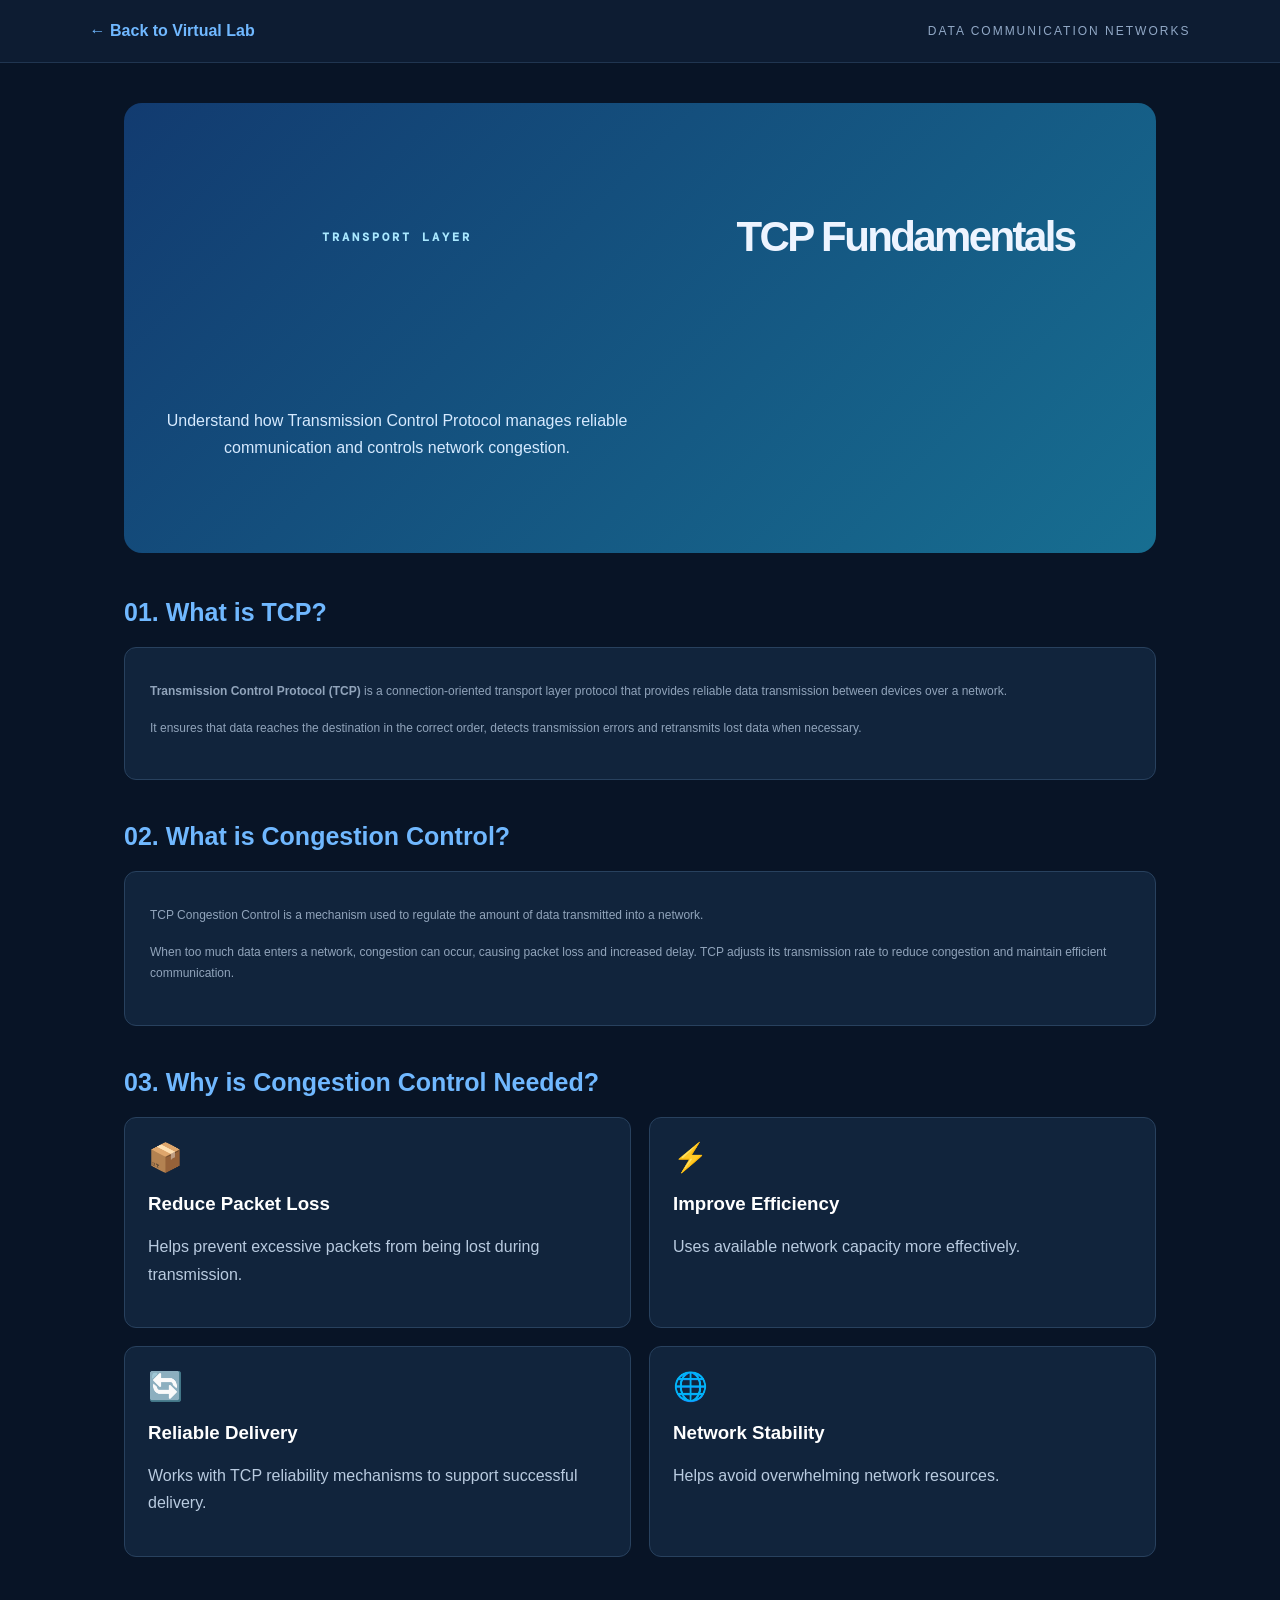
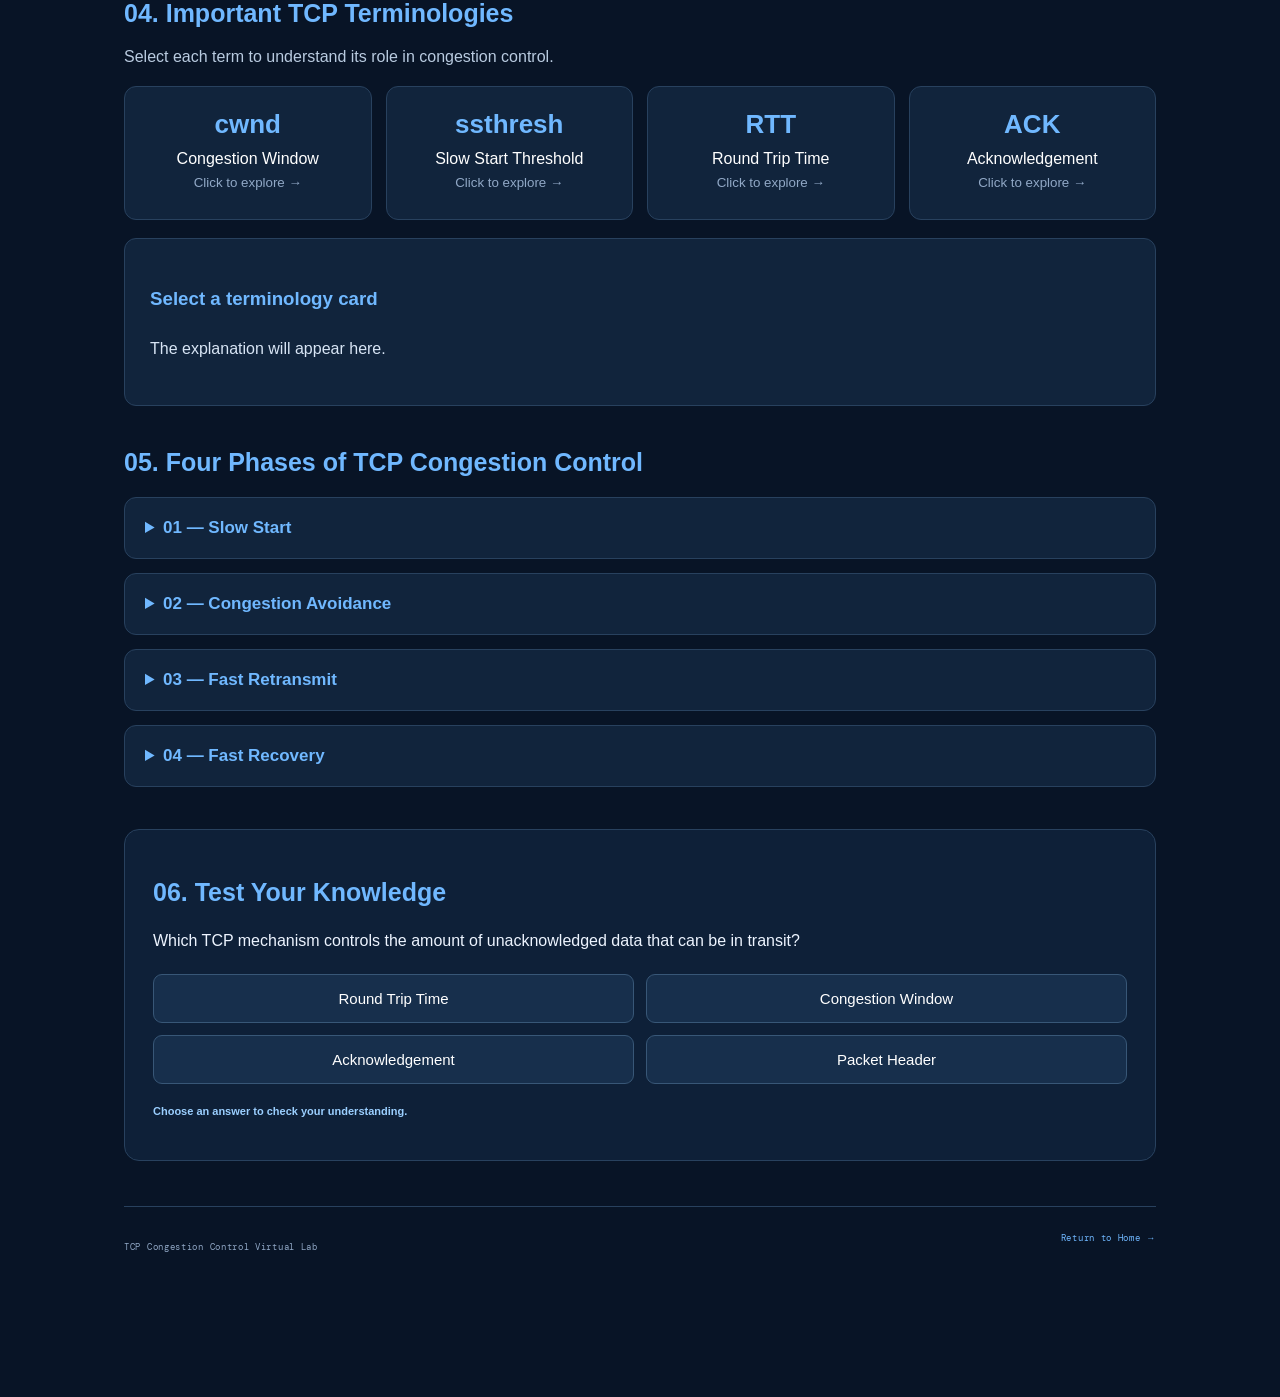
<file: theory.html>
<!DOCTYPE html>
<html lang="en">
<head>
    <meta charset="UTF-8">
    <meta name="viewport" content="width=device-width, initial-scale=1.0">
    <title>TCP Fundamentals | Virtual Lab</title>

    <link rel="stylesheet" href="css/style.css">
    <link rel="stylesheet" href="theory.css">
</head>
<body>

    <header class="theory-header">
        <a href="index.html" class="back-link">← Back to Virtual Lab</a>
        <span class="header-label">DATA COMMUNICATION NETWORKS</span>
    </header>

    <main class="theory-container">

        <section class="hero">
            <span class="tag">TRANSPORT LAYER</span>
            <h1>TCP Fundamentals</h1>
            <p>
                Understand how Transmission Control Protocol manages
                reliable communication and controls network congestion.
            </p>
        </section>

        <section class="content-section">
            <h2>01. What is TCP?</h2>
            <div class="info-card">
                <p>
                    <strong>Transmission Control Protocol (TCP)</strong>
                    is a connection-oriented transport layer protocol
                    that provides reliable data transmission between
                    devices over a network.
                </p>
                <p>
                    It ensures that data reaches the destination in the
                    correct order, detects transmission errors and
                    retransmits lost data when necessary.
                </p>
            </div>
        </section>

        <section class="content-section">
            <h2>02. What is Congestion Control?</h2>
            <div class="info-card">
                <p>
                    TCP Congestion Control is a mechanism used to
                    regulate the amount of data transmitted into a
                    network.
                </p>
                <p>
                    When too much data enters a network, congestion
                    can occur, causing packet loss and increased delay.
                    TCP adjusts its transmission rate to reduce
                    congestion and maintain efficient communication.
                </p>
            </div>
        </section>

        <section class="content-section">
            <h2>03. Why is Congestion Control Needed?</h2>

            <div class="feature-grid">
                <div class="feature-card">
                    <span>📦</span>
                    <h3>Reduce Packet Loss</h3>
                    <p>Helps prevent excessive packets from being lost during transmission.</p>
                </div>

                <div class="feature-card">
                    <span>⚡</span>
                    <h3>Improve Efficiency</h3>
                    <p>Uses available network capacity more effectively.</p>
                </div>

                <div class="feature-card">
                    <span>🔄</span>
                    <h3>Reliable Delivery</h3>
                    <p>Works with TCP reliability mechanisms to support successful delivery.</p>
                </div>

                <div class="feature-card">
                    <span>🌐</span>
                    <h3>Network Stability</h3>
                    <p>Helps avoid overwhelming network resources.</p>
                </div>
            </div>
        </section>

        <section class="content-section">
            <h2>04. Important TCP Terminologies</h2>
            <p class="section-description">
                Select each term to understand its role in congestion control.
            </p>

            <div class="term-grid">

                <button class="term-card" data-term="cwnd">
                    <strong>cwnd</strong>
                    <span>Congestion Window</span>
                    <small>Click to explore →</small>
                </button>

                <button class="term-card" data-term="ssthresh">
                    <strong>ssthresh</strong>
                    <span>Slow Start Threshold</span>
                    <small>Click to explore →</small>
                </button>

                <button class="term-card" data-term="rtt">
                    <strong>RTT</strong>
                    <span>Round Trip Time</span>
                    <small>Click to explore →</small>
                </button>

                <button class="term-card" data-term="ack">
                    <strong>ACK</strong>
                    <span>Acknowledgement</span>
                    <small>Click to explore →</small>
                </button>

            </div>

            <div class="term-explanation" id="termExplanation" aria-live="polite">
                <h3>Select a terminology card</h3>
                <p>The explanation will appear here.</p>
            </div>
        </section>

        <section class="content-section">
            <h2>05. Four Phases of TCP Congestion Control</h2>

            <div class="phase-list">

                <details class="phase-card">
                    <summary>01 — Slow Start</summary>
                    <p>
                        In Slow Start, the congestion window grows
                        exponentially as acknowledgements are received.
                        This continues until the congestion window reaches
                        the slow start threshold or congestion is detected.
                    </p>
                </details>

                <details class="phase-card">
                    <summary>02 — Congestion Avoidance</summary>
                    <p>
                        In Congestion Avoidance, the congestion window
                        increases approximately linearly. This provides
                        a more controlled increase in the transmission rate.
                    </p>
                </details>

                <details class="phase-card">
                    <summary>03 — Fast Retransmit</summary>
                    <p>
                        When the sender receives three duplicate ACKs,
                        it assumes that a segment may have been lost and
                        retransmits the missing segment without waiting
                        for a timeout.
                    </p>
                </details>

                <details class="phase-card">
                    <summary>04 — Fast Recovery</summary>
                    <p>
                        In TCP Reno, Fast Recovery adjusts the congestion
                        window after three duplicate ACKs and allows
                        transmission to continue without restarting
                        the entire congestion control process.
                    </p>
                </details>

            </div>
        </section>

        <section class="content-section knowledge-section">
            <h2>06. Test Your Knowledge</h2>
            <p>Which TCP mechanism controls the amount of unacknowledged data that can be in transit?</p>

            <div class="quiz-options">
                <button class="quiz-option" data-answer="wrong">Round Trip Time</button>
                <button class="quiz-option" data-answer="correct">Congestion Window</button>
                <button class="quiz-option" data-answer="wrong">Acknowledgement</button>
                <button class="quiz-option" data-answer="wrong">Packet Header</button>
            </div>

            <p id="quizFeedback" class="quiz-feedback" aria-live="polite">
                Choose an answer to check your understanding.
            </p>
        </section>

        <footer class="theory-footer">
            <p>TCP Congestion Control Virtual Lab</p>
            <a href="index.html">Return to Home →</a>
        </footer>

    </main>

    <script src="theory.js"></script>
</body>
</html>
</file>
<file: congestion-avoidance.css>
@import url('https://fonts.googleapis.com/css2?family=DM+Mono:wght@400;500&family=Manrope:wght@400;500;600;700;800&display=swap');

:root{--bg:#07111f;--panel:#0e1b2d;--panel2:#12233a;--line:#233750;--text:#e8f0fb;--muted:#91a4bd;--blue:#49a6ff;--green:#35d39a;--amber:#f4bd55;--red:#ff6b75;--mono:'DM Mono',monospace;--sans:'Manrope',Arial,sans-serif}
*{box-sizing:border-box}
body{margin:0;padding:28px 18px 40px;background:radial-gradient(ellipse at 15% 0%,#102847 0%,transparent 42%),var(--bg);color:var(--text);font-family:var(--sans);min-height:100vh}
button,input{font:inherit}
.lab-shell{max-width:1440px;margin:0 auto}
.hero{display:flex;justify-content:space-between;align-items:flex-start;gap:24px;margin:8px 0 28px}
.eyebrow,.section-kicker{font:500 10px var(--mono);letter-spacing:1.5px;color:#7f9bb9}
.eyebrow{display:flex;align-items:center;gap:9px}
.pulse-dot{display:inline-block;width:7px;height:7px;border-radius:50%;background:var(--green);box-shadow:0 0 12px #35d39a99}
h1{font-size:clamp(30px,4vw,48px);letter-spacing:-1.8px;margin:12px 0 8px;font-weight:800}
h1 span{color:var(--blue)}
.hero-copy{max-width:680px;color:var(--muted);line-height:1.7;margin:0;font-size:13px}
.protocol-chip,.live-tag{border:1px solid #28506a;background:#102a3c;color:#9ed9ff;border-radius:999px;padding:9px 13px;font:10px var(--mono);letter-spacing:.7px;white-space:nowrap}
.chip-dot{display:inline-block;width:6px;height:6px;border-radius:50%;background:var(--blue);margin-right:7px}
.metric-grid{display:grid;grid-template-columns:repeat(4,minmax(0,1fr));gap:14px;margin-bottom:16px}
.metric-card,.panel{background:linear-gradient(145deg,#112239,#0c192a);border:1px solid var(--line);border-radius:13px;box-shadow:0 12px 32px #00000016}
.metric-card{padding:18px 20px;min-height:126px;position:relative;overflow:hidden}
.metric-card:after{content:"";position:absolute;right:-24px;top:-35px;width:100px;height:100px;border:1px solid #ffffff0b;border-radius:50%;box-shadow:0 0 0 16px #ffffff05,0 0 0 32px #ffffff03}
.metric-label{font:10px var(--mono);letter-spacing:.8px;color:var(--muted)}
.metric-label span{color:#6686a8;margin-left:5px}
.metric-value{font-size:30px;font-weight:800;letter-spacing:-1px;margin:12px 0 4px;font-variant-numeric:tabular-nums}
.metric-value small{font:11px var(--mono);color:var(--muted);letter-spacing:0}
.metric-foot{font-size:10px;color:#7289a4}
.accent-blue .metric-value{color:var(--blue)}.accent-amber .metric-value{color:var(--amber)}.accent-green .metric-value{color:var(--green)}
.phase-value{font-size:20px;letter-spacing:-.5px}
.workspace{display:grid;grid-template-columns:minmax(0,1.75fr) minmax(290px,.85fr);gap:16px}
.panel{padding:21px}
.panel-heading{display:flex;justify-content:space-between;align-items:flex-start;gap:16px;margin-bottom:15px}
.panel-heading h2,.control-panel h2{font-size:17px;letter-spacing:-.4px;margin:6px 0}
.panel-heading p,.panel-intro{font-size:11px;color:var(--muted);margin:5px 0 0;line-height:1.6}
.live-tag{font-size:9px;padding:7px 10px;color:var(--green);border-color:#1e5a4b;background:#0e2a29}
.live-tag .pulse-dot{margin-right:6px}
.chart-wrap{height:365px;position:relative;background:linear-gradient(180deg,#091727,#0a1726);border:1px solid #1c3048;border-radius:9px;overflow:hidden}
#ca-graph{display:block;width:100%;height:100%;touch-action:pan-y}
.chart-legend{display:flex;gap:18px;flex-wrap:wrap;padding:15px 2px 8px;color:#9eb0c6;font-size:10px}
.legend-line{display:inline-block;width:19px;height:3px;border-radius:3px;vertical-align:middle;margin-right:6px}.legend-line.slow{background:var(--blue)}.legend-line.avoid{background:var(--green)}.legend-line.threshold{height:0;border-top:2px dashed var(--amber)}
.legend-dot{display:inline-block;width:7px;height:7px;border-radius:50%;background:var(--red);margin-right:6px;vertical-align:middle}
.chart-footer{display:flex;justify-content:space-between;gap:10px;color:#6f86a1;font:9px var(--mono);padding-top:8px;border-top:1px solid #1b2d42}
.chart-tooltip{position:absolute;z-index:2;pointer-events:none;padding:8px 10px;border:1px solid #35516d;background:#10243a;border-radius:7px;color:#eaf4ff;font:10px var(--mono);box-shadow:0 8px 24px #0008}
.control-panel h2{margin-top:7px}.panel-intro{margin-bottom:22px}
.control-group{margin:18px 0 21px}
.control-title{display:flex;justify-content:space-between;align-items:center;gap:10px;font-size:11px;color:#cbd8e8}
.control-title output{font:10px var(--mono);color:var(--blue)}
input[type=range]{width:100%;margin:13px 0 4px;accent-color:var(--blue);cursor:pointer}
.range-labels{display:flex;justify-content:space-between;color:#7187a1;font:9px var(--mono)}
.button-stack{display:grid;gap:9px;margin-top:23px}
.primary-actions{display:grid;grid-template-columns:1fr 1fr;gap:9px}
.btn{border:1px solid transparent;border-radius:7px;padding:11px 13px;cursor:pointer;font-size:11px;font-weight:700;transition:transform .15s,background .15s,border-color .15s}
.btn:hover:not(:disabled){transform:translateY(-1px)}.btn:disabled{opacity:.38;cursor:not-allowed}
.btn-primary{background:var(--blue);color:#061426}.btn-primary:hover:not(:disabled){background:#78bdff}
.btn-secondary{background:#1b3049;border-color:#304a66;color:#dceaff}.btn-reset{background:transparent;border-color:#344a63;color:#a9bbd0}.btn-loss{background:#351f2b;border-color:#74404b;color:#ff9ba2}.btn-loss:hover:not(:disabled){background:#4b2634}
.status-box{display:flex;gap:10px;align-items:flex-start;padding:12px;margin-top:18px;background:#0a1726;border:1px solid #20364f;border-radius:8px}
.status-indicator{width:8px;height:8px;border-radius:50%;background:var(--amber);margin-top:4px;flex:none}.status-indicator.running{background:var(--green);box-shadow:0 0 10px #35d39a88}.status-indicator.error{background:var(--red)}
.status-box strong{display:block;font-size:10px}.status-box small{display:block;color:#7f95ae;font-size:9px;margin-top:4px;line-height:1.5}
.lower-grid{display:grid;grid-template-columns:1fr 1fr;gap:16px;margin-top:16px}
.compact{align-items:center;margin-bottom:16px}.compact h2{margin-bottom:0}.compact p{margin-top:5px}
.phase-track{display:flex;align-items:center;gap:8px;margin:24px 0 20px}
.phase-step{display:flex;align-items:center;gap:8px;opacity:.42;min-width:0}.phase-step.active{opacity:1}.phase-step>span{display:grid;place-items:center;width:27px;height:27px;flex:none;border:1px solid #3a5875;border-radius:50%;font:10px var(--mono);color:#91b6db}.phase-step.active>span{background:#153b58;border-color:var(--blue);color:#a9dcff}
.phase-step b{display:block;font-size:9px;white-space:nowrap}.phase-step small{display:block;color:#7e93ac;font-size:8px;margin-top:4px;white-space:nowrap}
.phase-connector{height:1px;flex:1;min-width:8px;background:#30465f}
.explanation{border-left:2px solid var(--blue);padding:10px 12px;background:#102137;color:#a9bbd0;font-size:10px;line-height:1.7;border-radius:0 6px 6px 0}
.event-count{font:9px var(--mono);color:#8197b0}.event-log{height:135px;overflow:auto;display:flex;flex-direction:column;gap:8px}
.empty-log{color:#7187a1;font-size:10px;line-height:1.6;padding:12px 0}
.log-entry{display:grid;grid-template-columns:48px 1fr;gap:9px;font-size:9px;line-height:1.5;color:#a9bad0}.log-time{font:9px var(--mono);color:#6f8baa}.log-entry strong{color:#dceaff}.log-entry.loss strong{color:var(--red)}.log-entry.phase strong{color:var(--green)}
.data-panel{margin-top:16px}.btn-export{background:#152c43;border-color:#2c4864;color:#a9d8ff;padding:8px 11px}
.table-scroll{overflow-x:auto}table{width:100%;border-collapse:collapse;min-width:570px;text-align:left}th{font:9px var(--mono);letter-spacing:.7px;color:#7f99b6;background:#0a1726;padding:12px;border-bottom:1px solid #2a4059}td{font-size:10px;color:#c5d3e3;padding:11px 12px;border-bottom:1px solid #1c3046;font-variant-numeric:tabular-nums}tbody tr:hover{background:#14283e}.empty-row td{text-align:center;color:#7086a0;padding:22px}
.lab-footer{display:flex;justify-content:space-between;gap:12px;margin-top:20px;color:#607894;font:9px var(--mono);letter-spacing:.4px}
@media(max-width:950px){.workspace{grid-template-columns:1fr}.control-panel{display:grid;grid-template-columns:1fr 1fr;column-gap:25px}.control-panel>.section-kicker,.control-panel>h2,.control-panel>.panel-intro,.button-stack,.status-box{grid-column:1/-1}.control-group{margin:10px 0}.button-stack{margin-top:12px}}
@media(max-width:680px){body{padding:16px 10px 28px}.hero{display:block}.protocol-chip{display:inline-block;margin-top:17px}.metric-grid{grid-template-columns:repeat(2,minmax(0,1fr));gap:9px}.metric-card{padding:14px;min-height:112px}.metric-value{font-size:25px}.phase-value{font-size:17px}.panel{padding:15px}.chart-wrap{height:290px}.lower-grid{grid-template-columns:1fr}.control-panel{display:block}.control-group{margin:17px 0}.phase-track{gap:5px}.phase-step{gap:5px}.phase-step b{font-size:8px}.phase-step small{font-size:7px}.phase-step>span{width:23px;height:23px}.chart-footer,.lab-footer{font-size:8px;flex-wrap:wrap}.chart-legend{gap:10px;font-size:9px}}
</file>
<file: tcp-animation.css>
@import url('https://fonts.googleapis.com/css2?family=DM+Mono:wght@400;500&family=Manrope:wght@400;500;600;700;800&display=swap');

* {
  box-sizing: border-box;
}

body {
  margin: 0;
  background: #081426;
  color: #eaf2ff;
  font-family: Manrope, Arial, sans-serif;
}

.lab {
  max-width: 1180px;
  margin: auto;
  padding: 28px 22px 50px;
}

.topbar,
.heading-row,
.network-head {
  display: flex;
  align-items: center;
  justify-content: space-between;
  gap: 18px;
}

.topbar {
  border-bottom: 1px solid #223750;
  padding-bottom: 20px;
  margin-bottom: 28px;
}

.eyebrow {
  font-size: 10px;
  letter-spacing: 2px;
  color: #70b8ff;
  font-weight: 800;
  margin-bottom: 7px;
}

.topbar h1 {
  font-size: 25px;
  line-height: 1.2;
  margin: 0;
  letter-spacing: -0.6px;
}

.tabs {
  display: flex;
  gap: 7px;
  flex-wrap: wrap;
}

.tabs a {
  text-decoration: none;
  color: #91a4bb;
  border: 1px solid #2a405b;
  padding: 8px 11px;
  border-radius: 8px;
  font-size: 13px;
  font-weight: 600;
  transition: 0.2s;
}

.tabs a:hover {
  color: #edf5ff;
  border-color: #55a9ff;
}

.tabs a.active {
  color: #061426;
  background: linear-gradient(110deg, #55a9ff, #62e0e0);
  border-color: transparent;
}

.heading-row {
  margin-bottom: 18px;
}

.heading-row h2 {
  margin: 0;
  font-size: 24px;
  letter-spacing: -0.8px;
}

.muted,
.hint {
  color: #91a4bb;
  font-size: 13px;
  line-height: 1.7;
}

.badge {
  font-size: 11px;
  font-family: 'DM Mono', monospace;
  color: #62e0e0;
  letter-spacing: 1px;
}

.stats {
  display: grid;
  grid-template-columns: repeat(4, 1fr);
  gap: 12px;
  margin-bottom: 18px;
}

.card {
  background: linear-gradient(
    145deg,
    rgba(19, 36, 58, 0.96),
    rgba(13, 27, 44, 0.96)
  );
  border: 1px solid #24364d;
  border-radius: 16px;
}

.stat {
  padding: 15px;
}

.stat small {
  display: block;
  color: #91a4bb;
  font-family: 'DM Mono', monospace;
  font-size: 9px;
  letter-spacing: 0.8px;
  margin-bottom: 7px;
}

.stat strong {
  display: block;
  color: #edf5ff;
  font-family: 'DM Mono', monospace;
  font-size: 21px;
}

.network {
  padding: 20px;
  margin-bottom: 18px;
}

.network-head {
  margin-bottom: 12px;
}

.network-head strong {
  font-size: 14px;
}

.network-head span {
  color: #55d6a0;
  font-family: 'DM Mono', monospace;
  font-size: 10px;
}

.network-flow {
  display: flex;
  align-items: center;
  justify-content: space-between;
  gap: 8px;
  padding: 42px 0 35px;
}

.node {
  text-align: center;
  min-width: 70px;
}

.node-icon {
  width: 52px;
  height: 52px;
  margin: 0 auto 9px;
  border-radius: 14px;
  display: grid;
  place-items: center;
  font-size: 23px;
  color: #62e0e0;
  background: #193653;
  border: 1px solid #315779;
}

.node b,
.node small {
  display: block;
}

.node b {
  font-size: 10px;
}

.node small {
  font-size: 9px;
  color: #91a4bb;
  margin-top: 4px;
}

.router .node-icon {
  color: #ffd166;
}

.flow-line {
  height: 2px;
  background: #31516e;
  flex: 1;
  position: relative;
  min-width: 28px;
}

.flow-line::after {
  content: '';
  position: absolute;
  width: 6px;
  height: 6px;
  border-radius: 50%;
  background: #62e0e0;
  top: -2px;
  left: 0;
  animation: packetMove 1.7s linear infinite;
}

.flow-line:nth-child(4)::after {
  animation-delay: 0.6s;
}

.flow-line:nth-child(6)::after {
  animation-delay: 1.2s;
}

@keyframes packetMove {
  from {
    left: 0;
    opacity: 0;
  }

  20% {
    opacity: 1;
  }

  to {
    left: 100%;
    opacity: 0;
  }
}

.packet-label {
  position: absolute;
  top: 9px;
  left: 50%;
  transform: translateX(-50%);
  font-family: 'DM Mono', monospace;
  font-size: 8px;
  color: #708ba7;
  white-space: nowrap;
}

.controls {
  display: grid;
  grid-template-columns: 1.1fr 0.9fr;
  gap: 18px;
}

.panel {
  padding: 20px;
}

.panel h3 {
  margin: 0 0 15px;
  font-size: 16px;
  letter-spacing: -0.3px;
}

.panel p {
  color: #91a4bb;
  font-size: 12px;
  line-height: 1.7;
}

.control-row {
  margin-top: 17px;
}

.control-row label {
  display: flex;
  justify-content: space-between;
  align-items: center;
  color: #bdcce0;
  font-size: 10px;
  margin-bottom: 7px;
}

.control-row output {
  color: #62e0e0;
  font-family: 'DM Mono', monospace;
  font-size: 10px;
}

input[type='range'] {
  width: 100%;
  accent-color: #55a9ff;
  cursor: pointer;
}

select {
  width: 100%;
  background: #0b1a2a;
  color: #edf5ff;
  border: 1px solid #30465f;
  border-radius: 8px;
  padding: 10px;
  font-size: 10px;
  font-family: Manrope, Arial, sans-serif;
}

.button-row {
  display: grid;
  grid-template-columns: 1fr 1fr;
  gap: 8px;
  margin-top: 18px;
}

button {
  font-family: Manrope, Arial, sans-serif;
}

.btn {
  border: 0;
  border-radius: 9px;
  padding: 11px 12px;
  font-size: 11px;
  font-weight: 800;
  cursor: pointer;
  transition: 0.2s;
}

.btn:hover {
  transform: translateY(-1px);
  filter: brightness(1.08);
}

.primary {
  background: linear-gradient(110deg, #398ce6, #58c5e7);
  color: #061426;
}

.secondary {
  background: #1b3049;
  color: #dbeaff;
  border: 1px solid #2a4563;
}

.danger {
  background: #4a2635;
  color: #ff9cac;
  border: 1px solid #7b3a4c;
}

.reset {
  background: transparent;
  border: 1px solid #34465d;
  color: #aebed0;
}

.graph-wrap {
  height: 290px;
  margin-top: 12px;
}

.graph-title {
  display: flex;
  justify-content: space-between;
  align-items: center;
  margin-bottom: 8px;
}

.graph-title strong {
  font-size: 14px;
}

.graph-title span {
  font-family: 'DM Mono', monospace;
  font-size: 9px;
  color: #91a4bb;
}

.log {
  max-height: 250px;
  overflow-y: auto;
  margin-top: 12px;
}

.log-entry {
  padding: 10px 12px;
  border-bottom: 1px solid #1f334a;
  color: #a8bbd0;
  font-size: 10px;
  line-height: 1.6;
}

.log-entry strong {
  color: #62e0e0;
  font-family: 'DM Mono', monospace;
}

.phase-card {
  padding: 16px;
  margin-top: 12px;
  border-radius: 12px;
  background: #10243a;
  border: 1px solid #2b4058;
  transition: 0.2s;
}

.phase-card:hover {
  border-color: #55a9ff;
  transform: translateY(-1px);
}

.phase-card h4 {
  margin: 0 0 7px;
  color: #edf5ff;
  font-size: 13px;
}

.phase-card p {
  margin: 0;
  color: #91a4bb;
  font-size: 10px;
  line-height: 1.6;
}

@media (max-width: 900px) {
  .stats {
    grid-template-columns: repeat(2, 1fr);
  }

  .controls {
    grid-template-columns: 1fr;
  }

  .topbar {
    align-items: flex-start;
    flex-direction: column;
  }
}

@media (max-width: 650px) {
  .lab {
    padding: 20px 16px 40px;
  }

  .topbar h1 {
    font-size: 21px;
  }

  .tabs {
    width: 100%;
  }

  .tabs a {
    font-size: 11px;
    padding: 8px 9px;
  }

  .heading-row {
    align-items: flex-start;
    flex-direction: column;
  }

  .heading-row h2 {
    font-size: 21px;
  }

  .stats {
    grid-template-columns: 1fr 1fr;
  }

  .network-flow {
    gap: 4px;
    padding: 35px 0 30px;
  }

  .node {
    min-width: 50px;
  }

  .node-icon {
    width: 44px;
    height: 44px;
    font-size: 19px;
  }

  .node b {
    font-size: 9px;
  }

  .node small {
    font-size: 8px;
  }

  .flow-line {
    min-width: 15px;
  }

  .packet-label {
    font-size: 6px;
  }

  .graph-wrap {
    height: 245px;
  }

  .button-row {
    grid-template-columns: 1fr;
  }
}
</file>
<file: fast-retransmit.css>
this is the updated code u have given me
/* TCP FAST RETRANSMIT - DARK BLUE THEME */

/* GLOBAL */
* {
    margin: 0;
    padding: 0;
    box-sizing: border-box;
}

body {
    font-family: Arial, sans-serif;
    background: #081426;
    color: #edf4ff;
    line-height: 1.7;
}

.container {
    max-width: 1200px;
    margin: auto;
    padding: 25px;
}

/* HEADER */
.header {
    background: linear-gradient(135deg, #123b70, #176e91);
    color: #edf4ff;
    text-align: center;
    padding: 45px 25px;
    border-radius: 18px;
    margin-bottom: 30px;
    border: 1px solid #28415e;
}

.header h1 {
    font-size: 34px;
    margin-bottom: 10px;
}

.header p {
    color: #d6eaff;
}

.layer-tag {
    display: inline-block;
    margin-top: 15px;
    padding: 7px 16px;
    background: #172f4c;
    color: #a9e8ff;
    border: 1px solid #385777;
    border-radius: 20px;
    font-size: 12px;
    letter-spacing: 2px;
}

/* COMMON SECTIONS */
section {
    background: #11243c;
    border: 1px solid #28415e;
    padding: 25px;
    margin-bottom: 25px;
    border-radius: 12px;
}

section h2 {
    color: #70b8ff;
    margin-bottom: 18px;
    font-size: 23px;
}

.intro p,
.packet-section p,
.ack-section p {
    color: #b9cbe0;
}

/* SIMULATION CONTROLS */
.controls {
    display: grid;
    grid-template-columns: repeat(3, 1fr);
    gap: 18px;
    margin-bottom: 22px;
}

.input-group {
    display: flex;
    flex-direction: column;
    gap: 8px;
}

.input-group label {
    font-weight: bold;
    font-size: 14px;
    color: #d8e5f5;
}

.input-group input,
.input-group select {
    padding: 12px;
    border: 1px solid #385777;
    border-radius: 7px;
    font-size: 15px;
    background: #172f4c;
    color: #edf4ff;
}

.input-group input:focus,
.input-group select:focus {
    outline: none;
    border-color: #70b8ff;
}

/* BUTTONS */
.buttons {
    display: flex;
    flex-wrap: wrap;
    gap: 12px;
}

.buttons button {
    padding: 12px 22px;
    border: 1px solid #385777;
    border-radius: 9px;
    background: #176e91;
    color: white;
    font-weight: bold;
    cursor: pointer;
    font-size: 14px;
    transition: 0.25s;
}

.buttons button:hover {
    background: #234c76;
    border-color: #70b8ff;
}

#simulateLoss {
    background: #632c35;
    border-color: #a94b5b;
}

#simulateLoss:hover {
    background: #803b47;
}

#resetSimulation {
    background: #172f4c;
    border-color: #385777;
}

#resetSimulation:hover {
    background: #234c76;
}

/* SIMULATION STATUS */
#simulationStatus {
    margin-top: 18px;
    padding: 13px;
    background: #0e2038;
    border: 1px solid #28415e;
    border-radius: 8px;
    color: #70b8ff;
    font-weight: bold;
}

/* NETWORK TOPOLOGY */
.network {
    display: grid;
    grid-template-columns: 130px 1fr 130px;
    align-items: center;
    gap: 20px;
    margin-top: 25px;
}

.network-node {
    text-align: center;
    background: #172f4c;
    border: 1px solid #385777;
    padding: 20px 10px;
    border-radius: 12px;
}

.network-node span {
    font-size: 35px;
}

.network-node h3 {
    margin-top: 8px;
    color: #70b8ff;
}

.packet-container {
    display: flex;
    flex-wrap: wrap;
    justify-content: center;
    gap: 12px;
    min-height: 100px;
    align-items: center;
    padding: 15px;
    background: #0e2038;
    border: 1px dashed #385777;
    border-radius: 10px;
}

/* PACKETS */
.packet {
    width: 65px;
    height: 65px;
    display: flex;
    flex-direction: column;
    justify-content: center;
    align-items: center;
    border-radius: 9px;
    background: #155b43;
    border: 1px solid #37c58a;
    color: #d7ffed;
    font-weight: bold;
}

.packet.lost {
    background: #632c35;
    border: 1px solid #ff6877;
    color: #ffe0e4;
}

.packet.retransmitted {
    background: #172f4c;
    border: 2px solid #70b8ff;
    color: #a9d8ff;
}

.packet.received {
    background: #155b43;
    border-color: #37c58a;
}

/* ACK INFORMATION */
.ack-display {
    display: grid;
    grid-template-columns: 1fr 2fr;
    gap: 20px;
}

.ack-counter {
    text-align: center;
    background: #172f4c;
    border: 1px solid #385777;
    padding: 25px;
    border-radius: 12px;
}

.ack-counter h3 {
    font-size: 16px;
    color: #70b8ff;
}

.ack-counter span {
    display: block;
    font-size: 45px;
    font-weight: bold;
    color: #70b8ff;
    margin: 10px;
}

.ack-counter p {
    color: #91a8c6;
}

.ack-list {
    background: #0e2038;
    border: 1px solid #28415e;
    padding: 20px;
    border-radius: 12px;
}

.ack-list h3 {
    color: #70b8ff;
    margin-bottom: 12px;
}

.ack-event {
    padding: 12px 14px;
    margin-bottom: 9px;
    background: #172f4c;
    border-left: 4px solid #70b8ff;
    border-radius: 7px;
    color: #d8e5f5;
    font-weight: bold;
}

/* FAST RETRANSMIT */
.retransmit-section {
    border-left: 5px solid #70b8ff;
}

.retransmit-event {
    background: #172f4c;
    border: 1px solid #385777;
    color: #d8e5f5;
    padding: 20px;
    border-radius: 10px;
    font-weight: bold;
}

.retransmit-event h3 {
    color: #70b8ff;
    margin-bottom: 12px;
}

.retransmit-event p {
    margin: 5px 0;
}

/* CONGESTION WINDOW METRICS */
.metrics {
    display: grid;
    grid-template-columns: repeat(3, 1fr);
    gap: 15px;
    margin-bottom: 25px;
}

.metric-card {
    background: #172f4c;
    border: 1px solid #385777;
    padding: 22px;
    border-radius: 12px;
    text-align: center;
    transition: 0.25s;
}

.metric-card:hover {
    border-color: #70b8ff;
}

.metric-card h3 {
    font-size: 14px;
    color: #b9cbe0;
}

.metric-card span {
    display: block;
    font-size: 28px;
    font-weight: bold;
    color: #70b8ff;
    margin-top: 8px;
}

/* GRAPH */
.chart-container {
    position: relative;
    height: 350px;
    width: 100%;
    background: #0e2038;
    border: 1px solid #28415e;
    border-radius: 12px;
    padding: 20px;
}

.chart-container h3 {
    margin-bottom: 15px;
    color: #70b8ff;
}

.chart-container canvas {
    width: 100%;
    height: calc(100% - 35px);
    display: block;
}

/* EVENT LOG */
#eventLog {
    background: #0e2038;
    border: 1px solid #28415e;
    padding: 18px;
    border-radius: 10px;
    max-height: 250px;
    overflow-y: auto;
    color: #d8e5f5;
}

.log-entry {
    padding: 10px;
    border-bottom: 1px solid #28415e;
    font-size: 14px;
    color: #b9cbe0;
}

/* FOOTER */
.footer {
    text-align: center;
    padding: 25px;
    color: #91a8c6;
    font-size: 13px;
    border-top: 1px solid #28415e;
}

.footer p {
    margin: 5px;
}

/* RESPONSIVE DESIGN */
@media (max-width: 700px) {

    .container {
        padding: 12px;
    }

    .controls,
    .metrics,
    .ack-display {
        grid-template-columns: 1fr;
    }

    .network {
        grid-template-columns: 1fr;
    }

    .header h1 {
        font-size: 27px;
    }

    .buttons button {
        width: 100%;
    }

    .chart-container {
        height: 300px;
    }
}
</file>
<file: recovery.css>
* {
    margin: 0;
    padding: 0;
    box-sizing: border-box;
}

body {
    font-family: "Segoe UI", Arial, sans-serif;
    background: #f1f5f9;
    color: #1e293b;
    line-height: 1.6;
}

.header {
    background: linear-gradient(120deg, #102a43, #1e4d75);
    color: white;
    padding: 28px 8%;
    display: flex;
    justify-content: space-between;
    align-items: center;
}

.header h1 {
    font-size: 27px;
}

.header p {
    color: #cbdbea;
}

.protocol {
    background: #2563eb;
    padding: 9px 17px;
    border-radius: 20px;
    font-size: 13px;
    font-weight: bold;
}

.container {
    max-width: 1150px;
    width: 90%;
    margin: 35px auto;
}

.intro {
    margin-bottom: 25px;
}

.intro h2 {
    font-size: 26px;
    margin-bottom: 5px;
}

.intro p,
.simulation-card > p,
.graph-card > p {
    color: #64748b;
}

.stats {
    display: grid;
    grid-template-columns: repeat(3, 1fr);
    gap: 18px;
    margin-bottom: 22px;
}

.stat-card {
    padding: 23px;
    border-radius: 12px;
    background: white;
    border-left: 5px solid;
    box-shadow: 0 3px 12px rgba(0,0,0,0.05);
}

.stat-card span {
    font-size: 13px;
    color: #64748b;
}

.stat-card h2 {
    font-size: 29px;
    margin-top: 8px;
}

.blue { border-color: #2563eb; }
.green { border-color: #16a34a; }
.purple { border-color: #9333ea; }

.blue h2 { color: #2563eb; }
.green h2 { color: #16a34a; }
.purple h2 { color: #9333ea; }

.state-panel {
    background: #e0f2fe;
    border-left: 5px solid #0284c7;
    padding: 20px 24px;
    border-radius: 10px;
    margin-bottom: 25px;
}

.state-panel span {
    color: #0369a1;
    font-size: 13px;
    font-weight: bold;
}

.state-panel h2 {
    color: #075985;
    margin: 5px 0;
}

.state-panel p {
    color: #475569;
}

.simulation-grid {
    display: grid;
    grid-template-columns: 1fr 1fr;
    gap: 22px;
    margin-bottom: 25px;
}

.simulation-card,
.graph-card,
.event-card,
.explanation {
    background: white;
    border-radius: 13px;
    padding: 25px;
    box-shadow: 0 3px 12px rgba(0,0,0,0.05);
}

.simulation-card {
    border-top: 5px solid;
}

.fast-card { border-color: #2563eb; }
.timeout-card { border-color: #dc2626; }

.card-heading {
    display: flex;
    align-items: center;
    gap: 12px;
    margin-bottom: 12px;
}

.card-heading h2 {
    font-size: 20px;
}

.event-icon {
    width: 38px;
    height: 38px;
    display: grid;
    place-items: center;
    border-radius: 50%;
    font-size: 22px;
    font-weight: bold;
    background: #dbeafe;
    color: #2563eb;
}

.timeout-card .event-icon {
    background: #fee2e2;
    color: #dc2626;
}

.ack-display,
.timeout-info {
    display: flex;
    flex-direction: column;
    gap: 8px;
    background: #f8fafc;
    padding: 15px;
    margin: 20px 0;
    border-radius: 8px;
}

.ack-display {
    flex-direction: row;
    justify-content: space-between;
}

.ack-display strong {
    color: #2563eb;
}

.timeout-info strong {
    color: #dc2626;
}

.progress-track {
    height: 9px;
    background: #e2e8f0;
    border-radius: 10px;
    overflow: hidden;
    margin-bottom: 18px;
}

.progress-fill {
    width: 0%;
    height: 100%;
    background: #2563eb;
    transition: width 0.3s ease;
}

.btn {
    width: 100%;
    border: none;
    border-radius: 7px;
    padding: 13px;
    margin-top: 10px;
    font-size: 14px;
    font-weight: bold;
    cursor: pointer;
    transition: 0.2s;
}

.btn:hover:not(:disabled),
.reset-btn:hover {
    transform: translateY(-2px);
    opacity: 0.9;
}

.btn:disabled {
    opacity: 0.45;
    cursor: not-allowed;
}

.btn-fast {
    background: #2563eb;
    color: white;
}

.btn-secondary {
    background: #e2e8f0;
    color: #334155;
}

.btn-timeout {
    background: #dc2626;
    color: white;
    margin-top: 25px;
}

.graph-card {
    margin-bottom: 25px;
}

.graph-card h2,
.event-card h2,
.explanation h2 {
    margin-bottom: 6px;
}

.chart-container {
    position: relative;
    height: 260px;
    margin-top: 20px;
}

.event-header {
    display: flex;
    justify-content: space-between;
    align-items: center;
    gap: 12px;
    margin-bottom: 18px;
}

.reset-btn {
    background: #e2e8f0;
    border: none;
    padding: 9px 14px;
    border-radius: 6px;
    cursor: pointer;
    font-weight: bold;
}

.event-log {
    max-height: 220px;
    overflow-y: auto;
    background: #f8fafc;
    border-radius: 8px;
    padding: 14px;
}

.log-entry {
    padding: 10px;
    border-bottom: 1px solid #e2e8f0;
    font-size: 14px;
}

.explanation {
    margin-top: 25px;
}

.explanation-grid {
    display: grid;
    grid-template-columns: 1fr 1fr;
    gap: 20px;
    margin-top: 18px;
}

.explanation-grid div {
    padding: 18px;
    background: #f8fafc;
    border-radius: 8px;
}

.explanation-grid h3 {
    color: #2563eb;
    margin-bottom: 8px;
}

.explanation-grid p {
    color: #64748b;
    font-size: 14px;
}

footer {
    background: #102a43;
    color: #cbdbea;
    text-align: center;
    padding: 20px;
    margin-top: 40px;
    font-size: 13px;
}

@media (max-width: 700px) {
    .stats,
    .simulation-grid,
    .explanation-grid {
        grid-template-columns: 1fr;
    }

    .header {
        padding: 22px 5%;
        gap: 10px;
    }

    .header h1 {
        font-size: 20px;
    }

    .container {
        width: 94%;
    }

    .simulation-card,
    .graph-card,
    .event-card,
    .explanation {
        padding: 18px;
    }

    .event-header {
        align-items: flex-start;
        flex-direction: column;
    }
}
#cwndChart {
    width: 100%;
    height: 100%;
    display: block;
}

/* =====================================
   TEAM DARK BLUE THEME
   TCP RECOVERY DASHBOARD
===================================== */

body {
    background: #071426;
    color: #e5f3ff;
}

.header {
    background: linear-gradient(120deg, #071426, #102b48);
    border-bottom: 1px solid #1d4568;
}

.header p {
    color: #a9c9df;
}

.protocol {
    background: #168bcc;
    color: #ffffff;
}

.intro h2,
.graph-card h2,
.event-card h2,
.explanation h2 {
    color: #e5f3ff;
}

.intro p,
.graph-card > p {
    color: #9bb6cc;
}

/* Dashboard statistic cards */

.stat-card {
    background: #10243b;
    border: 1px solid #244564;
    border-left: 4px solid #168bcc;
    box-shadow: 0 5px 18px rgba(0,0,0,0.2);
}

.stat-card span {
    color: #a9c9df;
}

.blue h2 {
    color: #55b9ff;
}

.green h2 {
    color: #55d5e8;
}

.purple h2 {
    color: #a5a0ff;
}

/* TCP state */

.state-panel {
    background: #102b48;
    border: 1px solid #24577c;
    border-left: 5px solid #55d5e8;
}

.state-panel span {
    color: #55d5e8;
}

.state-panel h2 {
    color: #ffffff;
}

.state-panel p {
    color: #b4cce0;
}

/* Simulation cards */

.simulation-card,
.graph-card,
.event-card,
.explanation {
    background: #10243b;
    border: 1px solid #244564;
    box-shadow: 0 5px 18px rgba(0,0,0,0.2);
}

.simulation-card {
    border-top: 4px solid #168bcc;
}

.fast-card {
    border-top-color: #168bcc;
}

.timeout-card {
    border-top-color: #e45d70;
}

.card-heading h2 {
    color: #e5f3ff;
}

.simulation-card > p {
    color: #a9c9df;
}

.event-icon {
    background: #173c60;
    color: #55d5e8;
}

.timeout-card .event-icon {
    background: #482c43;
    color: #ff8493;
}

/* ACK and timeout information */

.ack-display,
.timeout-info,
.event-log {
    background: #0a1b2e;
    border: 1px solid #244564;
    color: #e5f3ff;
}

.ack-display span,
.timeout-info span {
    color: #a9c9df;
}

.ack-display strong {
    color: #55d5e8;
}

.timeout-info strong {
    color: #ff8493;
}

.progress-track {
    background: #263e57;
}

.progress-fill {
    background: linear-gradient(90deg, #168bcc, #55d5e8);
}

/* Buttons */

.btn-fast {
    background: #168bcc;
    color: #ffffff;
}

.btn-fast:hover:not(:disabled) {
    background: #27a9e5;
}

.btn-secondary {
    background: #244564;
    color: #e5f3ff;
}

.btn-secondary:hover:not(:disabled) {
    background: #315e80;
}

.btn-timeout {
    background: #bd425b;
    color: #ffffff;
}

.btn-timeout:hover:not(:disabled) {
    background: #df526b;
}

/* Graph */

#cwndChart {
    background: #0a1b2e;
    border-radius: 8px;
}

/* Event log */

.log-entry {
    color: #c8deef;
    border-bottom: 1px solid #244564;
}

/* Explanation section */

.explanation-grid div {
    background: #0a1b2e;
    border: 1px solid #244564;
}

.explanation-grid h3 {
    color: #55d5e8;
}

.explanation-grid p {
    color: #a9c9df;
}

.reset-btn {
    background: #244564;
    color: #e5f3ff;
}

.reset-btn:hover {
    background: #315e80;
}

/* Footer */

footer {
    background: #06101e;
    color: #a9c9df;
    border-top: 1px solid #244564;
}

/* =========================================
   TCP RECOVERY - TEAM THEORY PAGE THEME
   Matching teammate's exact colour palette
========================================= */

/* Main page */
body {
    background: #081426;
    color: #edf4ff;
    font-family: Arial, sans-serif;
}

/* Header */
.header {
    background: #0d1c32;
    border-bottom: 1px solid #203550;
    color: #edf4ff;
}

.header p {
    color: #91a8c6;
}

.protocol {
    background: #176e91;
    color: #a9e8ff;
}

/* Main headings */
.intro h2,
.graph-card h2,
.event-card h2,
.explanation h2 {
    color: #edf4ff;
}

.intro p,
.graph-card > p {
    color: #b9cbe0;
}

/* Statistics cards */
.stat-card {
    background: #11243c;
    border: 1px solid #28415e;
    border-left: 4px solid #70b8ff;
    box-shadow: none;
}

.stat-card span {
    color: #91a8c6;
}

.blue h2 {
    color: #70b8ff;
}

.green h2 {
    color: #70b8ff;
}

.purple h2 {
    color: #70b8ff;
}

/* TCP state */
.state-panel {
    background: #11243c;
    border: 1px solid #28415e;
    border-left: 5px solid #70b8ff;
}

.state-panel span {
    color: #70b8ff;
}

.state-panel h2 {
    color: #edf4ff;
}

.state-panel p {
    color: #b9cbe0;
}

/* Simulation cards */
.simulation-card,
.graph-card,
.event-card,
.explanation {
    background: #11243c;
    border: 1px solid #28415e;
    box-shadow: none;
}

.fast-card {
    border-top: 4px solid #70b8ff;
}

.timeout-card {
    border-top: 4px solid #70b8ff;
}

.card-heading h2 {
    color: #edf4ff;
}

.simulation-card > p {
    color: #b9cbe0;
}

/* Event icons */
.event-icon {
    background: #172f4c;
    color: #70b8ff;
}

.timeout-card .event-icon {
    background: #172f4c;
    color: #70b8ff;
}

/* ACK and timeout information */
.ack-display,
.timeout-info {
    background: #0d1c32;
    border: 1px solid #28415e;
    color: #d8e5f5;
}

.ack-display span,
.timeout-info span {
    color: #91a8c6;
}

.ack-display strong,
.timeout-info strong {
    color: #70b8ff;
}

/* Progress bar */
.progress-track {
    background: #203550;
}

.progress-fill {
    background: #70b8ff;
}

/* Buttons */
.btn-fast {
    background: #176e91;
    color: #ffffff;
}

.btn-fast:hover:not(:disabled) {
    background: #2389ad;
}

.btn-secondary {
    background: #172f4c;
    color: #edf4ff;
    border: 1px solid #385777;
}

.btn-secondary:hover:not(:disabled) {
    background: #234c76;
}

.btn-timeout {
    background: #176e91;
    color: #ffffff;
}

.btn-timeout:hover:not(:disabled) {
    background: #2389ad;
}

.btn:disabled {
    opacity: 0.45;
}

/* Graph background */
#cwndChart {
    background: #0d1c32;
    border: 1px solid #28415e;
    border-radius: 12px;
}

/* Event log */
.event-log {
    background: #0d1c32;
    border: 1px solid #28415e;
}

.log-entry {
    color: #d8e5f5;
    border-bottom: 1px solid #203550;
}

/* Reset button */
.reset-btn {
    background: #172f4c;
    border: 1px solid #385777;
    color: #edf4ff;
}

.reset-btn:hover {
    background: #234c76;
}

/* Explanation section */
.explanation-grid div {
    background: #0d1c32;
    border: 1px solid #28415e;
}

.explanation-grid h3 {
    color: #70b8ff;
}

.explanation-grid p {
    color: #b9cbe0;
}

/* Footer */
footer {
    background: #0d1c32;
    border-top: 1px solid #28415e;
    color: #91a8c6;
}

/* Responsive layout remains unchanged */
@media (max-width: 700px) {
    .simulation-grid,
    .stats,
    .explanation-grid {
        grid-template-columns: 1fr;
    }
}
</file>
<file: slow-start.css>
/* TCP SLOW START PAGE */

* {
    box-sizing: border-box;
}

body {
    margin: 0;
    background: #081426;
    color: #edf4ff;
    font-family: Arial, sans-serif;
}

.theory-header {
    display: flex;
    justify-content: space-between;
    align-items: center;
    padding: 22px 7%;
    border-bottom: 1px solid #203550;
    background: #0d1c32;
}

.back-link {
    color: #70b8ff;
    text-decoration: none;
    font-weight: bold;
}

.header-label {
    color: #91a8c6;
    font-size: 12px;
    letter-spacing: 2px;
}

.theory-container {
    width: 86%;
    max-width: 1100px;
    margin: 40px auto;
}

.hero {
    padding: 55px 35px;
    text-align: center;
    border-radius: 18px;
    background: linear-gradient(135deg, #123b70, #176e91);
    margin-bottom: 45px;
}

.tag {
    color: #a9e8ff;
    font-size: 12px;
    letter-spacing: 3px;
    font-weight: bold;
}

.hero h1 {
    font-size: 42px;
    margin: 18px 0;
}

.hero p {
    color: #d6eaff;
    line-height: 1.7;
    max-width: 650px;
    margin: auto;
}

.content-section {
    margin: 42px 0;
}

.content-section h2 {
    color: #70b8ff;
    margin-bottom: 20px;
    font-size: 25px;
}

.settings-panel,
.network-panel,
.graph-panel,
.prediction-panel,
.explanation-box {
    background: #11243c;
    border: 1px solid #28415e;
    border-radius: 12px;
    padding: 25px;
}

.setting {
    margin: 20px 0;
}

.setting label {
    display: flex;
    justify-content: space-between;
    gap: 12px;
    color: #d8e5f5;
    margin-bottom: 12px;
}

.setting label strong {
    color: #70b8ff;
}

input[type="range"] {
    width: 100%;
    accent-color: #70b8ff;
    cursor: pointer;
}

.setting-note {
    color: #91a8c6;
    font-size: 13px;
    margin-bottom: 0;
}

.network-flow {
    display: flex;
    align-items: center;
    justify-content: space-between;
    padding: 25px 5px;
}

.network-node {
    display: flex;
    flex-direction: column;
    align-items: center;
    gap: 9px;
    min-width: 70px;
    color: #d8e5f5;
}

.network-node span {
    font-size: 35px;
}

.packet-track {
    position: relative;
    flex: 1;
    text-align: center;
    margin: 0 15px;
}

.flow-line {
    border-top: 3px dashed #70b8ff;
}

.packet {
    position: absolute;
    top: -16px;
    left: 0;
    color: #70b8ff;
    font-size: 22px;
    opacity: 0;
}

.packet.animate {
    animation: sendPacket 0.8s ease-in-out;
}

@keyframes sendPacket {
    0% {
        left: 0;
        opacity: 1;
    }

    100% {
        left: 95%;
        opacity: 1;
    }
}

.packet-track small {
    display: block;
    color: #91a8c6;
    margin-top: 10px;
}

.ack-track {
    position: relative;
    text-align: center;
    padding: 15px;
    border-top: 1px dashed #385777;
    color: #9bcfff;
    font-size: 13px;
}

.ack-packet {
    position: absolute;
    top: 8px;
    right: 5%;
    opacity: 0;
    color: #37c58a;
    font-size: 20px;
}

.ack-packet.animate {
    animation: ackPacket 0.8s ease-in-out;
}

@keyframes ackPacket {
    0% {
        right: 5%;
        opacity: 1;
    }

    100% {
        right: 90%;
        opacity: 1;
    }
}

.network-message {
    text-align: center;
    color: #91a8c6;
    margin-bottom: 0;
}

.stats-grid {
    display: grid;
    grid-template-columns: repeat(4, 1fr);
    gap: 13px;
    margin-bottom: 22px;
}

.stat-card {
    background: #11243c;
    border: 1px solid #28415e;
    border-radius: 10px;
    padding: 20px 10px;
    text-align: center;
}

.stat-card span {
    display: block;
    color: #91a8c6;
    font-size: 12px;
    margin-bottom: 10px;
}

.stat-card strong {
    color: #edf4ff;
    font-size: 21px;
}

.active-stat {
    border-color: #70b8ff;
}

.active-stat strong {
    color: #70b8ff;
}

.phase-status {
    text-align: center;
    padding: 22px;
    background: #123b70;
    border: 1px solid #2b6598;
    border-radius: 12px;
}

.phase-status span,
.completion-panel span {
    display: block;
    color: #a9e8ff;
    font-size: 12px;
    letter-spacing: 2px;
}

.phase-status strong {
    display: block;
    font-size: 23px;
    margin: 10px;
}

.phase-status p {
    color: #d6eaff;
    margin-bottom: 0;
}

.graph-heading {
    display: flex;
    justify-content: space-between;
    align-items: center;
    flex-wrap: wrap;
    gap: 15px;
}

.graph-heading h3 {
    color: #70b8ff;
    margin-top: 0;
}

.graph-heading p {
    color: #91a8c6;
    font-size: 13px;
}

.graph-legend {
    color: #b9cbe0;
    font-size: 12px;
}

.graph-legend i {
    display: inline-block;
    width: 10px;
    height: 10px;
    border-radius: 50%;
    background: #70b8ff;
    margin-right: 6px;
}

#cwndGraph {
    display: block;
    width: 100%;
    height: 320px;
    margin-top: 15px;
}

.graph-note,
.graph-caption {
    text-align: center;
    color: #91a8c6;
    font-size: 12px;
}

.graph-caption {
    display: flex;
    justify-content: center;
    flex-wrap: wrap;
    gap: 20px;
}

.prediction-panel > p {
    color: #d8e5f5;
    line-height: 1.7;
}

.prediction-options {
    display: grid;
    grid-template-columns: repeat(4, 1fr);
    gap: 12px;
    margin: 20px 0;
}

.prediction-option {
    padding: 15px;
    background: #172f4c;
    border: 1px solid #385777;
    color: white;
    border-radius: 9px;
    cursor: pointer;
    font-size: 16px;
    font-weight: bold;
}

.prediction-option:hover:not(:disabled),
.prediction-option.selected {
    background: #234c76;
    border-color: #70b8ff;
}

.prediction-option:disabled {
    cursor: not-allowed;
    opacity: 0.6;
}

.prediction-option.correct-choice {
    background: #155b43;
    border-color: #37c58a;
}

.prediction-option.wrong-choice {
    background: #632c35;
    border-color: #ff6877;
}

.prediction-feedback {
    color: #9bcfff;
    font-weight: bold;
    min-height: 22px;
}

.simulation-controls {
    display: flex;
    gap: 12px;
    flex-wrap: wrap;
}

.primary-button,
.secondary-button,
.reset-button {
    padding: 13px 20px;
    border-radius: 9px;
    border: 1px solid #385777;
    font-size: 14px;
    font-weight: bold;
    cursor: pointer;
    transition: 0.2s;
}

.primary-button {
    background: #176e91;
    color: white;
    border-color: #70b8ff;
}

.secondary-button {
    background: #172f4c;
    color: white;
}

.reset-button {
    background: #352b42;
    color: #ffc7d0;
    border-color: #714453;
}

.primary-button:hover,
.secondary-button:hover,
.reset-button:hover {
    transform: translateY(-2px);
    filter: brightness(1.2);
}

button:disabled {
    opacity: 0.5;
    cursor: not-allowed;
    transform: none;
}

.explanation-box {
    border-left: 4px solid #70b8ff;
}

.explanation-box > span {
    color: #91a8c6;
    font-size: 12px;
    letter-spacing: 2px;
}

.explanation-box h3 {
    color: #70b8ff;
}

.explanation-box p {
    color: #d8e5f5;
    line-height: 1.7;
}

.completion-panel {
    text-align: center;
    padding: 30px;
    border-radius: 15px;
    background: #11243c;
    border: 1px solid #28415e;
}

.completion-panel h2 {
    color: #70b8ff;
    margin: 15px 0;
}

.completion-panel p {
    color: #b9cbe0;
    line-height: 1.7;
}

.completion-panel.completed {
    border-color: #37c58a;
    background: #10352f;
}

.completion-panel.completed h2 {
    color: #70e0ae;
}

.theory-footer {
    border-top: 1px solid #28415e;
    padding: 25px 0;
    margin-top: 45px;
    display: flex;
    justify-content: space-between;
    color: #91a8c6;
}

@media (max-width: 700px) {
    .theory-container {
        width: 92%;
    }

    .hero h1 {
        font-size: 30px;
    }

    .theory-header {
        gap: 12px;
        flex-wrap: wrap;
    }

    .header-label {
        font-size: 10px;
    }

    .stats-grid {
        grid-template-columns: repeat(2, 1fr);
    }

    .prediction-options {
        grid-template-columns: repeat(2, 1fr);
    }

    .simulation-controls button {
        flex: 1;
    }

    .theory-footer {
        gap: 12px;
        flex-direction: column;
    }

    #cwndGraph {
        height: 260px;
    }
}
</file>
<file: css/style.css>
@import url('https://fonts.googleapis.com/css2?family=DM+Mono:wght@400;500&family=Manrope:wght@400;500;600;700;800&display=swap');
:root{--bg:#08111f;--panel:#101e30;--panel2:#13243a;--line:#24364d;--text:#edf5ff;--muted:#91a4bb;--blue:#55a9ff;--cyan:#62e0e0;--green:#55d6a0;--red:#ff7185;--yellow:#ffd166}
*{box-sizing:border-box}html{scroll-behavior:smooth}body{margin:0;background:radial-gradient(ellipse at 78% 0%,#142d49 0,transparent 36%),var(--bg);color:var(--text);font-family:Manrope,Arial,sans-serif;min-height:100vh}button,input,select{font:inherit}.topbar{height:76px;border-bottom:1px solid #203148;background:rgba(8,17,31,.92);backdrop-filter:blur(16px);display:flex;align-items:center;justify-content:space-between;padding:0 6.5%;position:sticky;top:0;z-index:10}.brand{display:flex;align-items:center;gap:11px;color:var(--text);text-decoration:none;font-size:12px;letter-spacing:2px;font-weight:700}.brand-mark{background:linear-gradient(135deg,#55a9ff,#62e0e0);color:#071322;padding:9px 10px;border-radius:8px;font:500 13px 'DM Mono';letter-spacing:0}.brand b{color:var(--blue)}nav{display:flex;gap:7px}.nav-link{color:var(--muted);text-decoration:none;font-size:13px;padding:10px 14px;border-radius:8px}.nav-link:hover,.nav-link.active{color:var(--text);background:#172b43}.menu-toggle{display:none;background:none;border:0;color:white;font-size:24px}main{max-width:1240px;margin:auto;padding:0 34px 70px}.page{display:none;padding-top:50px;animation:fade .35s ease}.active-page{display:block}@keyframes fade{from{opacity:.2;transform:translateY(8px)}to{opacity:1;transform:none}}.hero{min-height:450px;display:grid;grid-template-columns:1.05fr .95fr;align-items:center;gap:55px;padding:35px 0 65px}.eyebrow,.tag{font:500 10px 'DM Mono',monospace;letter-spacing:1.6px;color:var(--cyan)}.pulse{display:inline-block;width:7px;height:7px;background:var(--green);border-radius:50%;margin-right:8px;box-shadow:0 0 12px var(--green)}h1{font-size:clamp(36px,5vw,58px);line-height:1.13;letter-spacing:-2.6px;margin:22px 0 18px}.hero h1 span{color:var(--blue)}.hero-text,.page-heading>p{color:var(--muted);font-size:15px;line-height:1.8;max-width:590px}.hero-actions{display:flex;gap:12px;margin-top:28px;flex-wrap:wrap}.btn{border:0;border-radius:9px;padding:12px 17px;font-size:12px;font-weight:800;cursor:pointer;transition:.2s}.btn:hover{transform:translateY(-2px);filter:brightness(1.12)}.btn:disabled{opacity:.4;cursor:not-allowed;transform:none}.primary{background:linear-gradient(110deg,#398ce6,#58c5e7);color:#061426}.secondary{background:#1b3049;color:#dbeaff;border:1px solid #2a4563}.danger{background:#4a2635;color:#ff9cac;border:1px solid #7b3a4c}.reset{background:transparent;border:1px solid #34465d;color:#aebed0}.full{width:100%;margin-top:12px}.small-btn{padding:9px 12px}.hero-note{font-size:11px;color:var(--muted);margin-top:24px}.dot-green{display:inline-block;width:6px;height:6px;background:var(--green);border-radius:50%;margin-right:8px}.network-card,.panel,.info-card,.module-card,.quiz-card{background:linear-gradient(145deg,rgba(19,36,58,.96),rgba(13,27,44,.96));border:1px solid var(--line);border-radius:16px}.network-card{padding:24px;box-shadow:0 25px 70px #0005}.network-card-head,.network-card-foot{display:flex;justify-content:space-between;align-items:center;font:10px 'DM Mono';letter-spacing:1px;color:var(--muted)}.live-tag{color:var(--green)}.network-flow{display:flex;align-items:center;justify-content:space-between;padding:55px 0 48px;gap:8px}.network-node{text-align:center;min-width:68px}.node-icon{width:56px;height:56px;margin:auto auto 10px;border-radius:15px;display:grid;place-items:center;font-size:26px;color:var(--cyan);background:#193653;border:1px solid #315779}.router .node-icon{color:var(--yellow)}.network-node b,.network-node small{display:block}.network-node b{font-size:11px}.network-node small{font-size:9px;color:var(--muted);margin-top:5px}.packet-track{height:2px;background:#31516e;flex:1;position:relative;min-width:28px}.packet-track i{position:absolute;width:5px;height:5px;border-radius:50%;background:var(--cyan);top:-2px;animation:travel 1.8s linear infinite}.packet-track i:nth-child(2){animation-delay:.6s}.packet-track i:nth-child(3){animation-delay:1.2s}@keyframes travel{from{left:0;opacity:0}20%{opacity:1}to{left:100%;opacity:0}}.packet-track span{position:absolute;top:10px;left:50%;transform:translateX(-50%);font:8px 'DM Mono';color:#708ba7;white-space:nowrap}.network-card-foot{border-top:1px solid var(--line);padding-top:17px}.network-card-foot strong{color:var(--blue);font-size:14px}.network-card-foot em{color:var(--green);font-style:normal}.section-heading{display:flex;align-items:end;justify-content:space-between;margin:20px 0 22px}.section-heading h2,.callout h2{font-size:25px;letter-spacing:-.8px;margin:8px 0}.section-heading p{max-width:330px;color:var(--muted);font-size:12px;line-height:1.7}.module-grid{display:grid;grid-template-columns:repeat(3,1fr);gap:16px}.module-card{padding:23px;position:relative;min-height:220px}.module-number{position:absolute;right:20px;top:20px;color:#56718d;font:11px 'DM Mono'}.module-icon{font-size:25px;color:var(--cyan);margin:6px 0 15px}.module-card h3{font-size:16px;margin:0 0 9px}.module-card p{font-size:12px;line-height:1.7;color:var(--muted);min-height:42px}.text-button{border:0;background:none;color:var(--blue);padding:9px 0;font-size:11px;font-weight:800;cursor:pointer}.callout{margin-top:25px;padding:25px 30px;border:1px solid #315174;border-radius:15px;background:linear-gradient(100deg,#142e4a,#10243a);display:flex;justify-content:space-between;align-items:center;gap:20px}.callout p{font-size:12px;color:var(--muted);margin:0}.page-heading{max-width:760px;margin-bottom:30px}.page-heading h1{font-size:42px;margin:12px 0}.page-heading>p{font-size:13px}.theory-grid{display:grid;grid-template-columns:repeat(2,1fr);gap:14px}.info-card{padding:23px}.info-card.wide{grid-column:span 2}.info-card h2{font-size:18px;margin:13px 0 8px}.info-card p{color:var(--muted);font-size:12px;line-height:1.8;margin:7px 0}.notice{margin-top:20px;padding:17px 20px;border-left:3px solid var(--cyan);background:#10243a;color:#aabbd0;font-size:11px;line-height:1.8;border-radius:0 9px 9px 0}.notice b{color:var(--cyan)}.lab-layout{display:grid;grid-template-columns:minmax(0,1.65fr) minmax(280px,.85fr);gap:17px;align-items:start}.lab-main,.lab-side{display:grid;gap:17px}.panel{padding:20px}.panel-title{display:flex;justify-content:space-between;align-items:center;gap:10px}.panel-title h2{font-size:16px;margin:7px 0 0}.status-pill{font:9px 'DM Mono';color:var(--green);background:#173c3a;padding:7px 9px;border-radius:20px}.chart-wrap{height:290px;margin-top:18px}.chart-legend{display:flex;gap:18px;color:var(--muted);font-size:10px;margin-top:10px}.chart-legend span{display:flex;align-items:center;gap:7px}.legend-blue{width:15px;height:3px;background:var(--blue);display:inline-block}.legend-dash{width:15px;border-top:2px dashed var(--yellow);display:inline-block}.small-muted{font:10px 'DM Mono';color:var(--muted)}.flow-visual{display:flex;align-items:center;justify-content:space-between;padding:30px 0 18px;gap:8px}.flow-node{text-align:center;min-width:68px}.flow-symbol{width:52px;height:52px;border-radius:13px;display:grid;place-items:center;background:#193653;border:1px solid #315779;color:var(--cyan);font-size:23px;margin:0 auto 8px}.router-node .flow-symbol{color:var(--yellow)}.flow-node b,.flow-node small{display:block}.flow-node b{font-size:10px}.flow-node small{font-size:9px;color:var(--muted);margin-top:4px}.flow-line{height:2px;background:#2e4b68;flex:1;position:relative;min-width:25px}.flow-line>span{position:absolute;top:10px;left:50%;transform:translateX(-50%);font:7px 'DM Mono';color:#718ba5;white-space:nowrap}.moving-packets{position:absolute;left:0;top:-3px;display:flex;gap:9px}.moving-packets i{width:7px;height:7px;border-radius:2px;background:var(--cyan);opacity:.85;animation:movePacket 1.5s linear infinite}.moving-packets i:nth-child(2){animation-delay:.45s}.moving-packets i:nth-child(3){animation-delay:.9s}.ack-line .moving-packets i{background:var(--yellow);animation-direction:reverse}@keyframes movePacket{from{transform:translateX(0);opacity:0}20%{opacity:1}to{transform:translateX(100px);opacity:0}}.event-message{padding:11px 13px;background:#0b1a2a;border-radius:8px;color:#a8bbd0;font-size:10px;line-height:1.6}.controls label{display:flex;justify-content:space-between;align-items:center;font-size:10px;color:#bdcce0;margin:18px 0 7px}.controls output{font:10px 'DM Mono';color:var(--cyan)}input[type=range]{width:100%;accent-color:var(--blue);cursor:pointer}select{width:100%;background:#0b1a2a;color:var(--text);border:1px solid #30465f;border-radius:8px;padding:10px;font-size:10px}.control-divider{height:1px;background:var(--line);margin:20px 0}.button-row{display:grid;grid-template-columns:1fr 1fr;gap:8px;margin-top:10px}.button-row .btn{padding:11px 8px}.control-hint{font-size:9px;color:#8095ac;line-height:1.6;margin:13px 0 0}.metrics-grid{display:grid;grid-template-columns:1fr 1fr;gap:10px}.metric{background:#11243a;border:1px solid var(--line);border-radius:11px;padding:15px}.metric span{display:block;color:#8da3ba;font:8px 'DM Mono';letter-spacing:.7px;line-height:1.5}.metric strong{display:block;color:var(--text);font:700 23px 'DM Mono';margin-top:8px}.metric strong small{font:9px Manrope;color:var(--muted)}.phase-panel h2{font-size:19px;margin:12px 0 6px;color:var(--cyan)}.phase-panel p{font-size:10px;color:var(--muted);line-height:1.7;margin:0}.results-grid{display:grid;grid-template-columns:repeat(4,1fr);gap:12px;margin-bottom:18px}.observation-list{padding-left:20px;color:var(--muted);font-size:12px;line-height:2.2}.quiz-card{max-width:720px;padding:28px;margin:auto}.quiz-progress{display:flex;justify-content:space-between;color:var(--cyan);font:10px 'DM Mono'}.progress-track{height:4px;background:#263c55;border-radius:5px;margin:15px 0 28px;overflow:hidden}.progress-track div{height:100%;width:20%;background:linear-gradient(90deg,var(--blue),var(--cyan));transition:.3s}.quiz-card h2{font-size:19px;line-height:1.5}.answer-options{display:grid;gap:9px;margin-top:20px}.answer-option{background:#10243a;color:#dce9f8;border:1px solid #2b4058;text-align:left;border-radius:9px;padding:13px;font-size:12px;cursor:pointer}.answer-option:hover{border-color:var(--blue)}.answer-option.correct{border-color:var(--green);background:#143b36}.answer-option.wrong{border-color:var(--red);background:#402532}.answer-option:disabled{cursor:default}.quiz-feedback{font-size:11px;min-height:18px;color:var(--cyan)}.quiz-actions{display:flex;gap:10px;flex-wrap:wrap}footer{border-top:1px solid #203148;padding:23px 6.5%;display:flex;justify-content:space-between;color:#71869e;font:9px 'DM Mono';letter-spacing:.7px}footer span:first-child{color:var(--cyan)}
@media(max-width:900px){.hero{grid-template-columns:1fr;gap:25px}.network-card{max-width:650px}.lab-layout{grid-template-columns:1fr}.lab-side{grid-template-columns:1fr 1fr;align-items:start}.controls{grid-row:span 2}.results-grid{grid-template-columns:repeat(2,1fr)}}
@media(max-width:650px){.topbar{padding:0 20px;height:65px}nav{display:none;position:absolute;top:65px;left:0;right:0;background:#0b192a;padding:12px 20px;flex-direction:column;border-bottom:1px solid var(--line)}nav.open{display:flex}.menu-toggle{display:block}main{padding:0 18px 45px}.page{padding-top:32px}.hero{padding-top:20px}.hero h1{font-size:39px}.network-flow{gap:4px;padding:38px 0}.node-icon{width:44px;height:44px}.network-node{min-width:52px}.network-node b{font-size:9px}.network-node small{font-size:8px}.packet-track{min-width:15px}.module-grid,.theory-grid{grid-template-columns:1fr}.info-card.wide{grid-column:auto}.section-heading{display:block}.section-heading p{margin-top:8px}.callout{align-items:flex-start;flex-direction:column}.page-heading h1{font-size:34px}.lab-side{grid-template-columns:1fr}.controls{grid-row:auto}.flow-visual{gap:4px}.flow-node{min-width:48px}.flow-symbol{width:42px;height:42px}.flow-line{min-width:12px}.flow-line>span{font-size:6px}.chart-wrap{height:245px}.results-grid{grid-template-columns:1fr 1fr}footer{padding:20px;gap:10px;flex-direction:column}}
.answer-option.selected {
    border: 2px solid var(--cyan);
    background: #193653;
    color: white;
}

/* =================================
   PTU UNIVERSITY HEADER
================================= */

.university-header {
    display: flex;
    align-items: center;
    justify-content: center;
    gap: 25px;

    width: 100%;
    padding: 22px 35px;

    background: #07549B;
    color: #ffffff;
    border-bottom: 1px solid #315779;
}

.university-logo img {
    width: 105px;
    height: 105px;
    object-fit: contain;

    background: white;
    padding: 5px;
    border-radius: 5px;
}

.university-details {
    text-align: center;
}

.university-details h1 {
    font-size: 27px;
    font-weight: 800;
    line-height: 1.2;
    letter-spacing: 0;
    margin: 0 0 8px;
    color: white;
}

.university-details h2 {
    font-size: 18px;
    font-weight: 700;
    margin: 0 0 8px;
    color: #E6C5FF;
}

.university-details h3 {
    font-size: 15px;
    font-weight: 600;
    margin: 0;
    color: #B9F5E8;
}

/* MOBILE RESPONSIVENESS */

@media (max-width: 650px) {

    .university-header {
        padding: 15px 10px;
        gap: 12px;
    }

    .university-logo img {
        width: 65px;
        height: 65px;
    }

    .university-details h1 {
        font-size: 15px;
    }

    .university-details h2 {
        font-size: 11px;
    }

    .university-details h3 {
        font-size: 11px;
    }
}
</file>
<file: theory.css>
/* TCP THEORY PAGE */

* {
    box-sizing: border-box;
}

body {
    margin: 0;
    background: #081426;
    color: #edf4ff;
    font-family: Arial, sans-serif;
}

.theory-header {
    display: flex;
    justify-content: space-between;
    align-items: center;
    padding: 22px 7%;
    border-bottom: 1px solid #203550;
    background: #0d1c32;
}

.back-link {
    color: #70b8ff;
    text-decoration: none;
    font-weight: bold;
}

.header-label {
    color: #91a8c6;
    font-size: 12px;
    letter-spacing: 2px;
}

.theory-container {
    width: 86%;
    max-width: 1100px;
    margin: 40px auto;
}

.hero {
    padding: 55px 35px;
    text-align: center;
    border-radius: 18px;
    background: linear-gradient(135deg, #123b70, #176e91);
    margin-bottom: 45px;
}

.tag {
    color: #a9e8ff;
    font-size: 12px;
    letter-spacing: 3px;
    font-weight: bold;
}

.hero h1 {
    font-size: 42px;
    margin: 18px 0;
}

.hero p {
    color: #d6eaff;
    line-height: 1.7;
    max-width: 650px;
    margin: auto;
}

.content-section {
    margin: 42px 0;
}

.content-section h2 {
    color: #70b8ff;
    margin-bottom: 20px;
    font-size: 25px;
}

.info-card,
.term-explanation {
    background: #11243c;
    border: 1px solid #28415e;
    border-radius: 12px;
    padding: 25px;
    line-height: 1.8;
    color: #d8e5f5;
}

.info-card p {
    margin: 8px 0 15px;
}

.feature-grid {
    display: grid;
    grid-template-columns: repeat(2, 1fr);
    gap: 18px;
}

.feature-card {
    background: #11243c;
    border: 1px solid #28415e;
    padding: 23px;
    border-radius: 12px;
    transition: 0.25s;
}

.feature-card:hover,
.term-card:hover {
    transform: translateY(-4px);
    border-color: #70b8ff;
}

.feature-card span {
    font-size: 28px;
}

.feature-card h3 {
    color: #ffffff;
}

.feature-card p,
.phase-card p {
    color: #b9cbe0;
    line-height: 1.7;
}

.section-description {
    color: #b9cbe0;
    margin-bottom: 20px;
}

.term-grid {
    display: grid;
    grid-template-columns: repeat(4, 1fr);
    gap: 14px;
}

.term-card {
    background: #11243c;
    color: white;
    border: 1px solid #28415e;
    border-radius: 12px;
    padding: 22px 12px;
    cursor: pointer;
    text-align: center;
    transition: 0.25s;
}

.term-card strong {
    display: block;
    font-size: 26px;
    color: #70b8ff;
    margin-bottom: 10px;
}

.term-card span,
.term-card small {
    display: block;
    margin: 7px 0;
}

.term-card small {
    color: #91a8c6;
}

.term-explanation {
    margin-top: 18px;
    min-height: 110px;
}

.term-explanation h3 {
    color: #70b8ff;
}

.phase-list {
    display: grid;
    gap: 14px;
}

.phase-card {
    background: #11243c;
    border: 1px solid #28415e;
    padding: 20px;
    border-radius: 12px;
}

.phase-card summary {
    color: #70b8ff;
    font-size: 17px;
    font-weight: bold;
    cursor: pointer;
}

.phase-card p {
    margin-bottom: 0;
}

.knowledge-section {
    background: #0e2038;
    padding: 28px;
    border-radius: 15px;
    border: 1px solid #28415e;
}

.knowledge-section > p {
    line-height: 1.7;
}

.quiz-options {
    display: grid;
    grid-template-columns: repeat(2, 1fr);
    gap: 12px;
    margin-top: 20px;
}

.quiz-option {
    padding: 15px;
    background: #172f4c;
    border: 1px solid #385777;
    color: white;
    border-radius: 9px;
    cursor: pointer;
    font-size: 15px;
}

.quiz-option:hover {
    background: #234c76;
}

.quiz-option.correct-choice {
    background: #155b43;
    border-color: #37c58a;
}

.quiz-option.wrong-choice {
    background: #632c35;
    border-color: #ff6877;
}

.quiz-feedback {
    font-weight: bold;
    color: #9bcfff;
    margin-top: 18px;
}

.theory-footer {
    border-top: 1px solid #28415e;
    padding: 25px 0;
    margin-top: 45px;
    display: flex;
    justify-content: space-between;
    color: #91a8c6;
}

.theory-footer a {
    color: #70b8ff;
    text-decoration: none;
}

@media (max-width: 700px) {
    .theory-container {
        width: 92%;
    }

    .hero h1 {
        font-size: 30px;
    }

    .feature-grid,
    .term-grid,
    .quiz-options {
        grid-template-columns: 1fr;
    }

    .theory-header {
        gap: 12px;
        flex-wrap: wrap;
    }

    .header-label {
        font-size: 10px;
    }

    .theory-footer {
        gap: 12px;
        flex-direction: column;
    }
}
</file>
